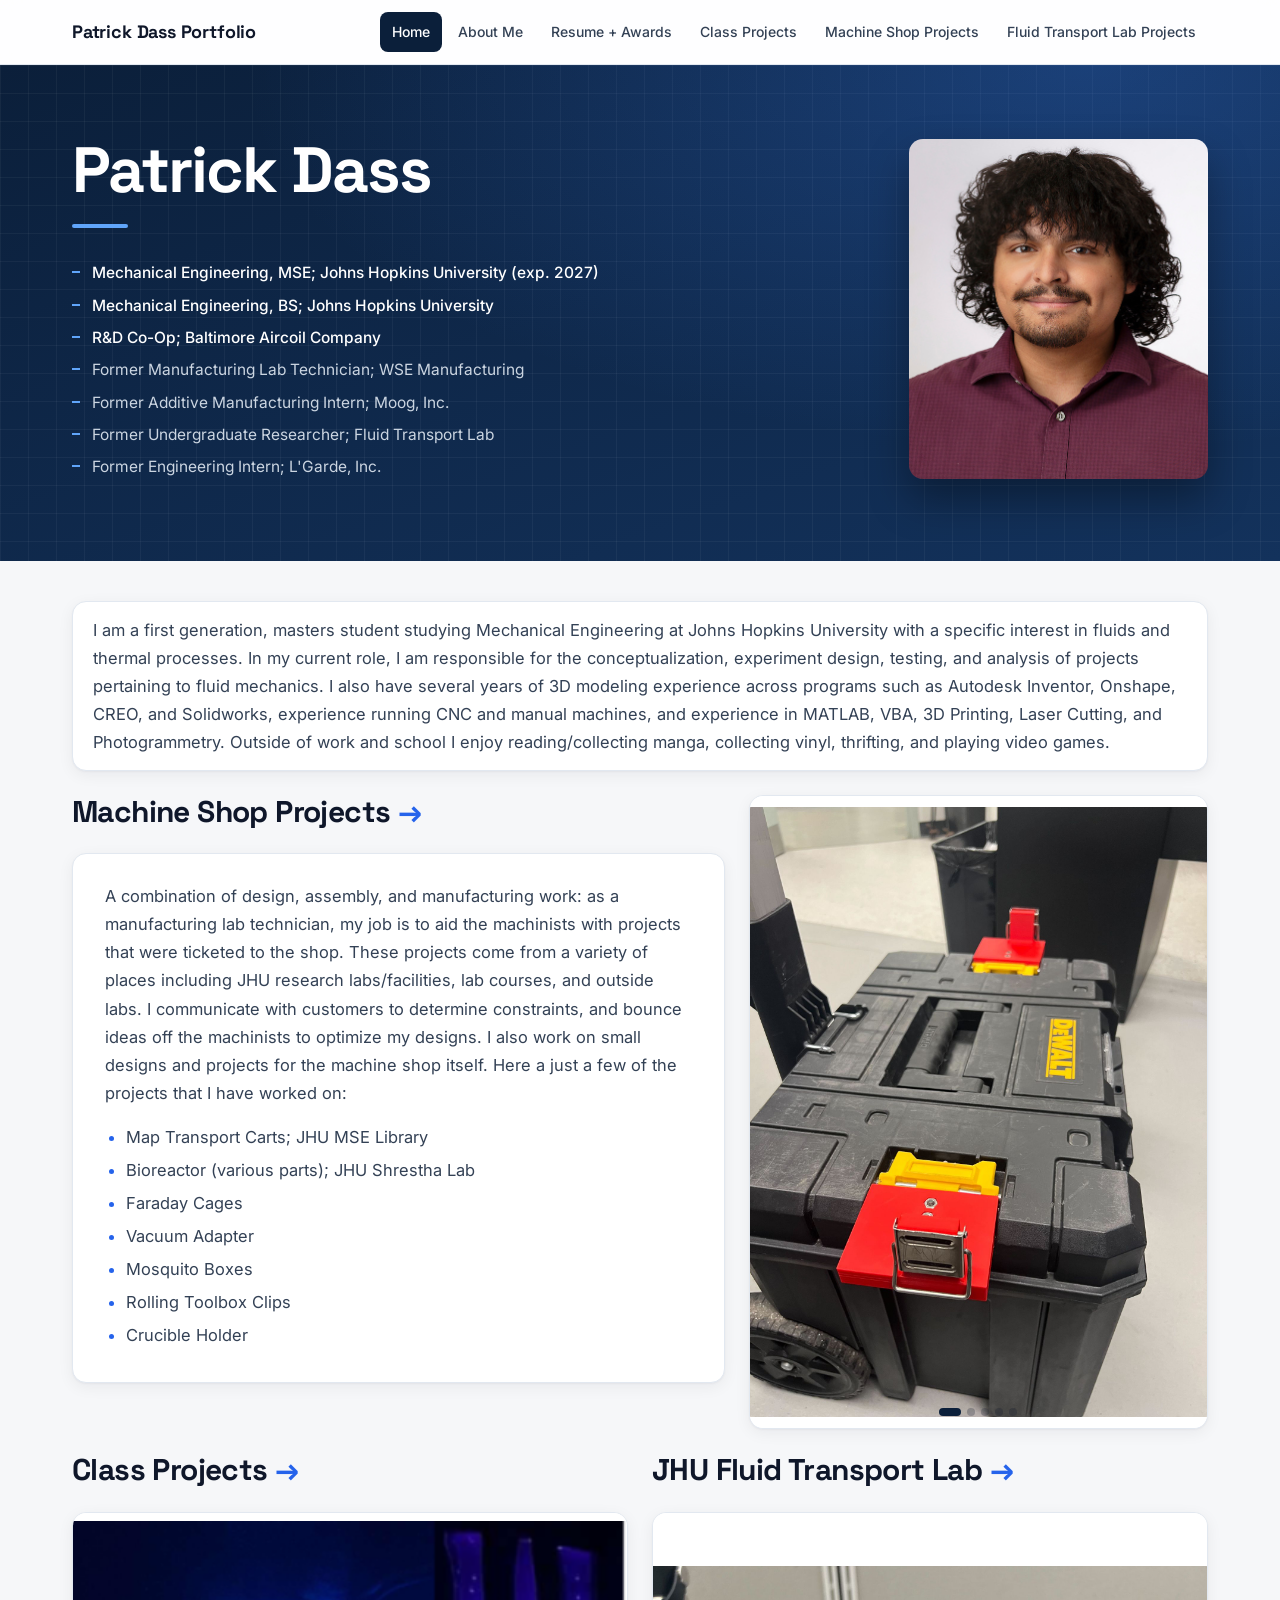
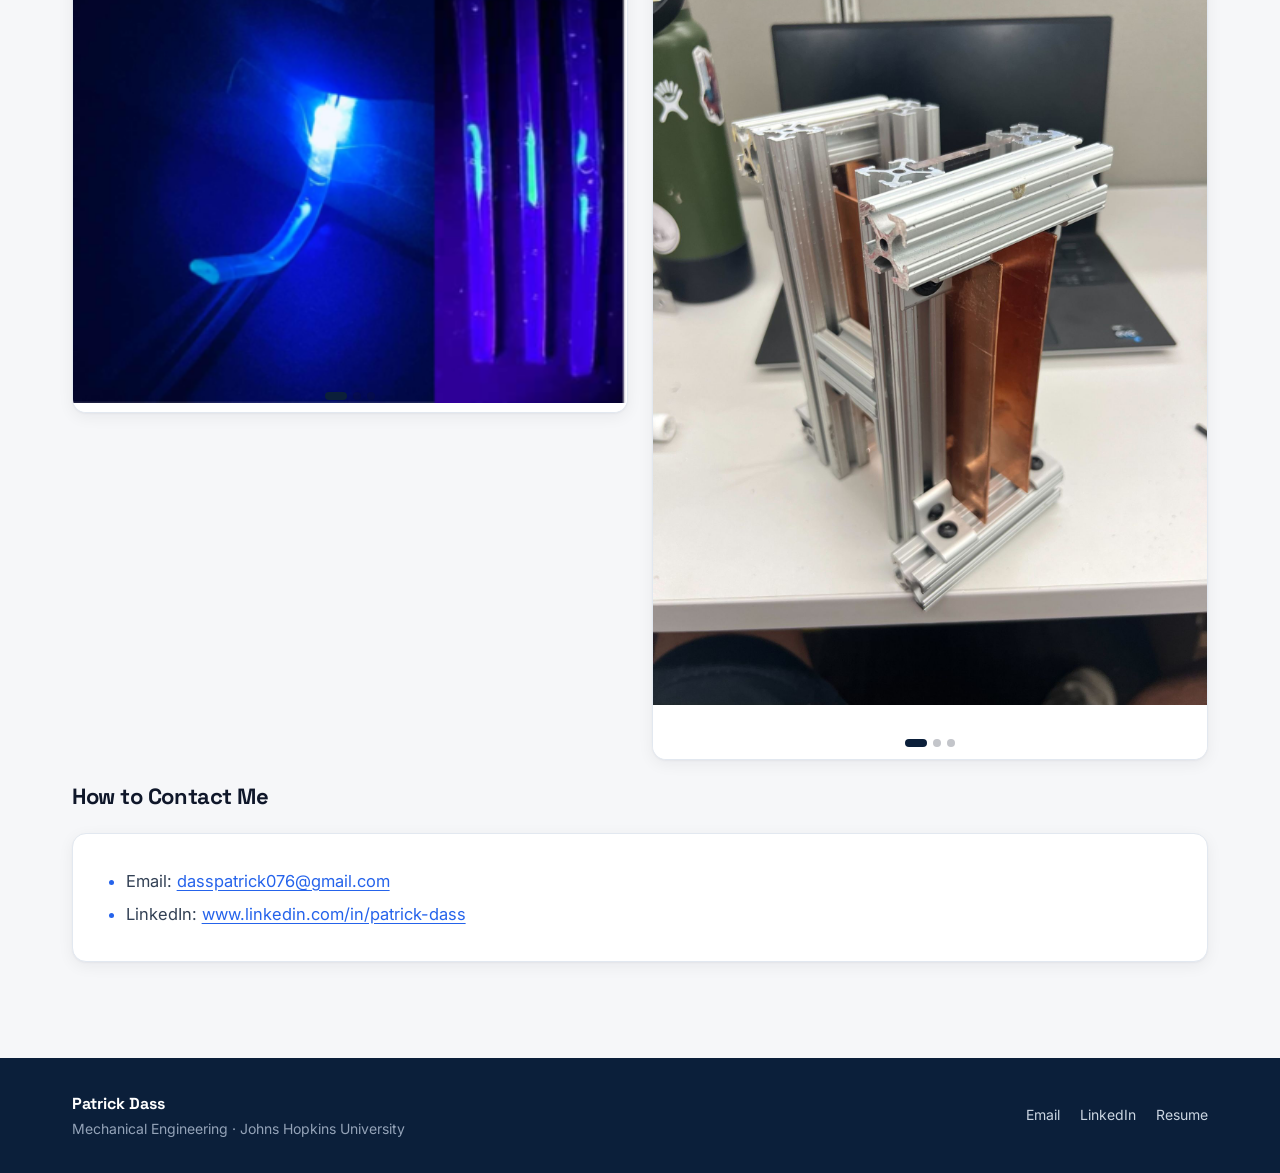
<file: index.html>
<!doctype html>
<html lang="en">
<head>
<meta charset="utf-8">
<meta name="viewport" content="width=device-width, initial-scale=1">
<meta name="description" content="Mechanical engineering portfolio of Patrick Dass, Johns Hopkins University.">
<title>Patrick Dass Portfolio</title>
<link rel="preconnect" href="https://fonts.googleapis.com">
<link href="https://fonts.googleapis.com/css2?family=Inter:wght@400;500;600;700&family=Space+Grotesk:wght@500;700&display=swap" rel="stylesheet">
<link rel="stylesheet" href="styles.css">
</head>
<body>
<nav class="topnav"><div class="navwrap"><a class="brand" href="index.html">Patrick Dass Portfolio</a><button class="menu-btn" aria-label="Open menu" aria-expanded="false">&#9776;</button><ul><li><a href="index.html" aria-current="page">Home</a></li><li><a href="about-me.html">About Me</a></li><li><a href="resume-awards.html">Resume + Awards</a></li><li><a href="class-projects.html">Class Projects</a></li><li><a href="machine-shop-projects.html">Machine Shop Projects</a></li><li><a href="fluid-transport-lab-projects.html">Fluid Transport Lab Projects</a></li></ul></div></nav>
<header class="hero"><div class="wrap grid">
<div class="col" style="--c:1 / span 8">
<div class="tile">
<h1 class="al-center">Patrick Dass</h1>
</div>
<div class="tile">
<ul><li>Mechanical Engineering, MSE; Johns Hopkins University (exp. 2027)</li><li>Mechanical Engineering, BS; Johns Hopkins University</li><li>R&amp;D Co-Op; Baltimore Aircoil Company</li><li>Former Manufacturing Lab Technician; WSE Manufacturing</li><li>Former Additive Manufacturing Intern; Moog, Inc.</li><li>Former Undergraduate Researcher; Fluid Transport Lab</li><li>Former Engineering Intern; L'Garde, Inc.</li></ul>
</div>
</div>
<div class="col" style="--c:9 / span 4">
<div class="tile">
<figure><img src="images/home-01.png" alt="Patrick Dass"></figure>
</div>
</div>
</div></header>
<main>
<section class="wrap grid">
<div class="col" style="--c:1 / span 12">
<div class="tile card">
<p>I am a first generation, masters student studying Mechanical Engineering at Johns Hopkins University with a specific interest in fluids and thermal processes. In my current role, I am responsible for the conceptualization, experiment design, testing, and analysis of projects pertaining to fluid mechanics. I also have several years of 3D modeling experience across programs such as Autodesk Inventor, Onshape, CREO, and Solidworks, experience running CNC and manual machines, and experience in MATLAB, VBA, 3D Printing, Laser Cutting, and Photogrammetry. Outside of work and school I enjoy reading/collecting manga, collecting vinyl, thrifting, and playing video games.</p>
</div>
</div>
</section>
<section class="wrap grid">
<div class="col" style="--c:1 / span 7">
<div class="tile card">
<h3><a href="machine-shop-projects.html">Machine Shop Projects</a></h3>
</div>
<div class="tile card">
<p>A combination of design, assembly, and manufacturing work: as a manufacturing lab technician, my job is to aid the machinists with projects that were ticketed to the shop. These projects come from a variety of places including JHU research labs/facilities, lab courses, and outside labs. I communicate with customers to determine constraints, and bounce ideas off the machinists to optimize my designs. I also work on small designs and projects for the machine shop itself. Here a just a few of the projects that I have worked on:</p>
<ul><li>Map Transport Carts; JHU MSE Library</li><li>Bioreactor (various parts); JHU Shrestha Lab</li><li>Faraday Cages</li><li>Vacuum Adapter</li><li>Mosquito Boxes</li><li>Rolling Toolbox Clips</li><li>Crucible Holder</li></ul>
</div>
</div>
<div class="col" style="--c:8 / span 5">
<div class="tile card">
<div class="carousel" style="aspect-ratio:0.723292 / 1"><figure class="slide active"><img src="images/home-02.jpg" alt="Machine shop project photo 1" loading="lazy"></figure><figure class="slide"><img src="images/home-03.jpg" alt="Machine shop project photo 2" loading="lazy"></figure><figure class="slide"><img src="images/home-04.jpg" alt="Machine shop project photo 3" loading="lazy"></figure><figure class="slide"><img src="images/home-05.jpg" alt="Machine shop project photo 4" loading="lazy"></figure><figure class="slide"><img src="images/home-06.jpg" alt="Machine shop project photo 5" loading="lazy"></figure></div>
</div>
</div>
</section>
<section class="wrap grid">
<div class="col" style="--c:1 / span 6">
<div class="tile card">
<h3><a href="class-projects.html">Class Projects</a></h3>
</div>
<div class="tile card">
<div class="carousel" style="aspect-ratio:1.10958 / 1"><figure class="slide active"><img src="images/home-07.png" alt="Class project photo 1" loading="lazy"></figure><figure class="slide"><img src="images/home-08.png" alt="Class project photo 2" loading="lazy"></figure><figure class="slide"><img src="images/home-09.jpg" alt="Class project photo 3" loading="lazy"></figure></div>
</div>
</div>
<div class="col" style="--c:7 / span 6">
<div class="tile card">
<h3><a href="fluid-transport-lab-projects.html">JHU Fluid Transport Lab</a></h3>
</div>
<div class="tile card">
<div class="carousel" style="aspect-ratio:0.654902 / 1"><figure class="slide active"><img src="images/home-10.jpg" alt="Fluid Transport Lab photo 1" loading="lazy"></figure><figure class="slide"><img src="images/home-11.jpg" alt="Fluid Transport Lab photo 2" loading="lazy"></figure><figure class="slide"><img src="images/home-12.jpg" alt="Fluid Transport Lab photo 3" loading="lazy"></figure></div>
</div>
</div>
</section>
<section class="wrap grid">
<div class="col" style="--c:1 / span 12">
<div class="tile card">
<h4>How to Contact Me</h4>
</div>
<div class="tile card">
<ul><li>Email: <a href="mailto:dasspatrick076@gmail.com">dasspatrick076@gmail.com</a></li><li>LinkedIn: <a href="https://www.linkedin.com/in/patrick-dass" target="_blank" rel="noopener">www.linkedin.com/in/patrick-dass</a></li></ul>
</div>
</div>
</section>
</main>
<footer class="site-footer"><div class="wrap"><div><strong>Patrick Dass</strong><br>Mechanical Engineering &middot; Johns Hopkins University</div><nav aria-label="Contact"><a href="mailto:dasspatrick076@gmail.com">Email</a><a href="https://www.linkedin.com/in/patrick-dass" target="_blank" rel="noopener">LinkedIn</a><a href="resume-awards.html">Resume</a></nav></div></footer>
<script src="script.js"></script>
</body>
</html>
</file>
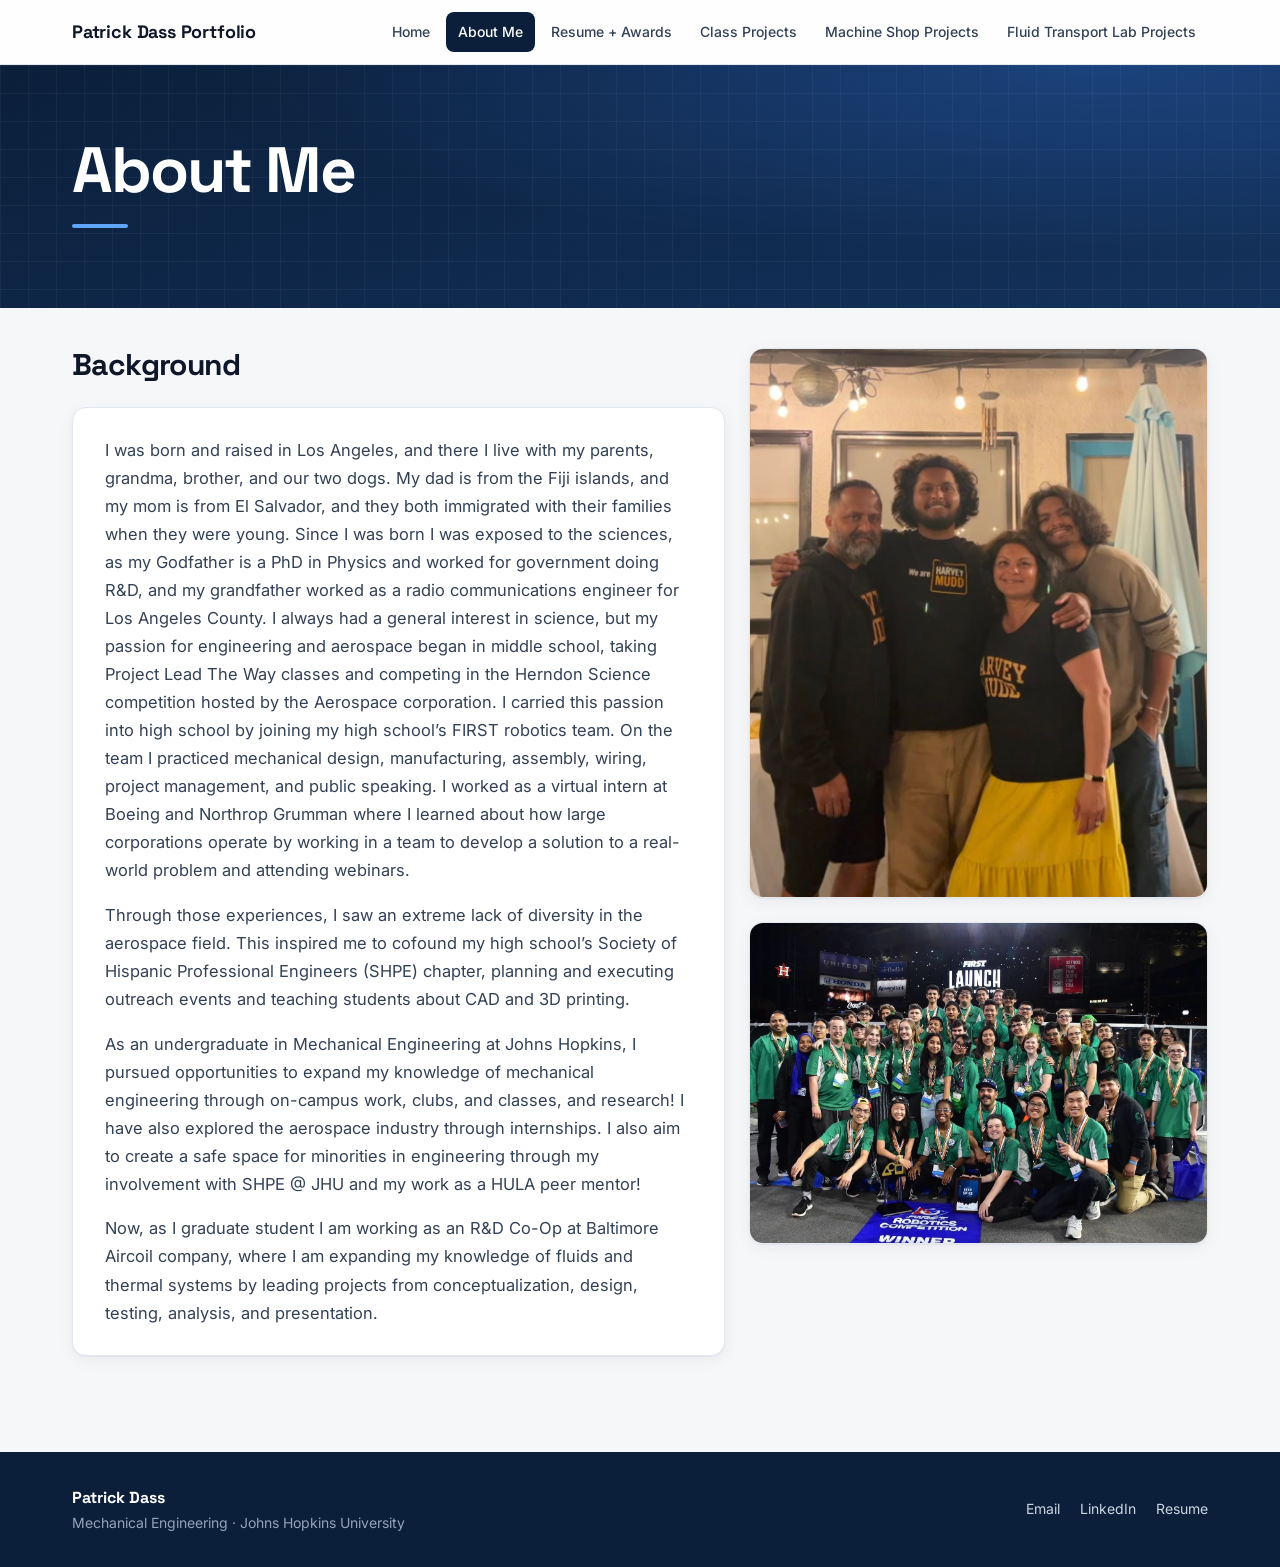
<file: about-me.html>
<!doctype html>
<html lang="en">
<head>
<meta charset="utf-8">
<meta name="viewport" content="width=device-width, initial-scale=1">
<meta name="description" content="Mechanical engineering portfolio of Patrick Dass, Johns Hopkins University.">
<title>Patrick Dass Portfolio - About Me</title>
<link rel="preconnect" href="https://fonts.googleapis.com">
<link href="https://fonts.googleapis.com/css2?family=Inter:wght@400;500;600;700&family=Space+Grotesk:wght@500;700&display=swap" rel="stylesheet">
<link rel="stylesheet" href="styles.css">
</head>
<body>
<nav class="topnav"><div class="navwrap"><a class="brand" href="index.html">Patrick Dass Portfolio</a><button class="menu-btn" aria-label="Open menu" aria-expanded="false">&#9776;</button><ul><li><a href="index.html">Home</a></li><li><a href="about-me.html" aria-current="page">About Me</a></li><li><a href="resume-awards.html">Resume + Awards</a></li><li><a href="class-projects.html">Class Projects</a></li><li><a href="machine-shop-projects.html">Machine Shop Projects</a></li><li><a href="fluid-transport-lab-projects.html">Fluid Transport Lab Projects</a></li></ul></div></nav>
<header class="hero"><div class="wrap grid">
<div class="col" style="--c:3 / span 8">
<div class="tile">
<h1 class="al-center">About Me</h1>
</div>
</div>
</div></header>
<main>
<section class="wrap grid">
<div class="col" style="--c:1 / span 7">
<div class="tile card">
<h3>Background</h3>
</div>
<div class="tile card">
<p>I was born and raised in Los Angeles, and there I live with my parents, grandma, brother, and our two dogs. My dad is from the Fiji islands, and my mom is from El Salvador, and they both immigrated with their families when they were young. Since I was born I was exposed to the sciences, as my Godfather is a PhD in Physics and worked for government doing R&amp;D, and my grandfather worked as a radio communications engineer for Los Angeles County. I always had a general interest in science, but my passion for engineering and aerospace began in middle school, taking Project Lead The Way classes and competing in the Herndon Science competition hosted by the Aerospace corporation. I carried this passion into high school by joining my high school’s FIRST robotics team. On the team I practiced mechanical design, manufacturing, assembly, wiring, project management, and public speaking. I worked as a virtual intern at Boeing and Northrop Grumman where I learned about how large corporations operate by working in a team to develop a solution to a real-world problem and attending webinars.</p>
<p>Through those experiences, I saw an extreme lack of diversity in the aerospace field. This inspired me to cofound my high school’s Society of Hispanic Professional Engineers (SHPE) chapter, planning and executing outreach events and teaching students about CAD and 3D printing.</p>
<p>As an undergraduate in Mechanical Engineering at Johns Hopkins, I pursued opportunities to expand my knowledge of mechanical engineering through on-campus work, clubs, and classes, and research! I have also explored the aerospace industry through internships. I also aim to create a safe space for minorities in engineering through my involvement with SHPE @ JHU and my work as a HULA peer mentor!</p>
<p>Now, as I graduate student I am working as an R&amp;D Co-Op at Baltimore Aircoil company, where I am expanding my knowledge of fluids and thermal systems by leading projects from conceptualization, design, testing, analysis, and presentation.</p>
</div>
</div>
<div class="col" style="--c:8 / span 5">
<div class="tile card">
<figure><img src="images/about-me-01.jpg" alt="Photo of Patrick Dass" loading="lazy"></figure>
</div>
<div class="tile card">
<figure><img src="images/about-me-02.jpg" alt="Photo of Patrick Dass" loading="lazy"></figure>
</div>
</div>
</section>
</main>
<footer class="site-footer"><div class="wrap"><div><strong>Patrick Dass</strong><br>Mechanical Engineering &middot; Johns Hopkins University</div><nav aria-label="Contact"><a href="mailto:dasspatrick076@gmail.com">Email</a><a href="https://www.linkedin.com/in/patrick-dass" target="_blank" rel="noopener">LinkedIn</a><a href="resume-awards.html">Resume</a></nav></div></footer>
<script src="script.js"></script>
</body>
</html>
</file>
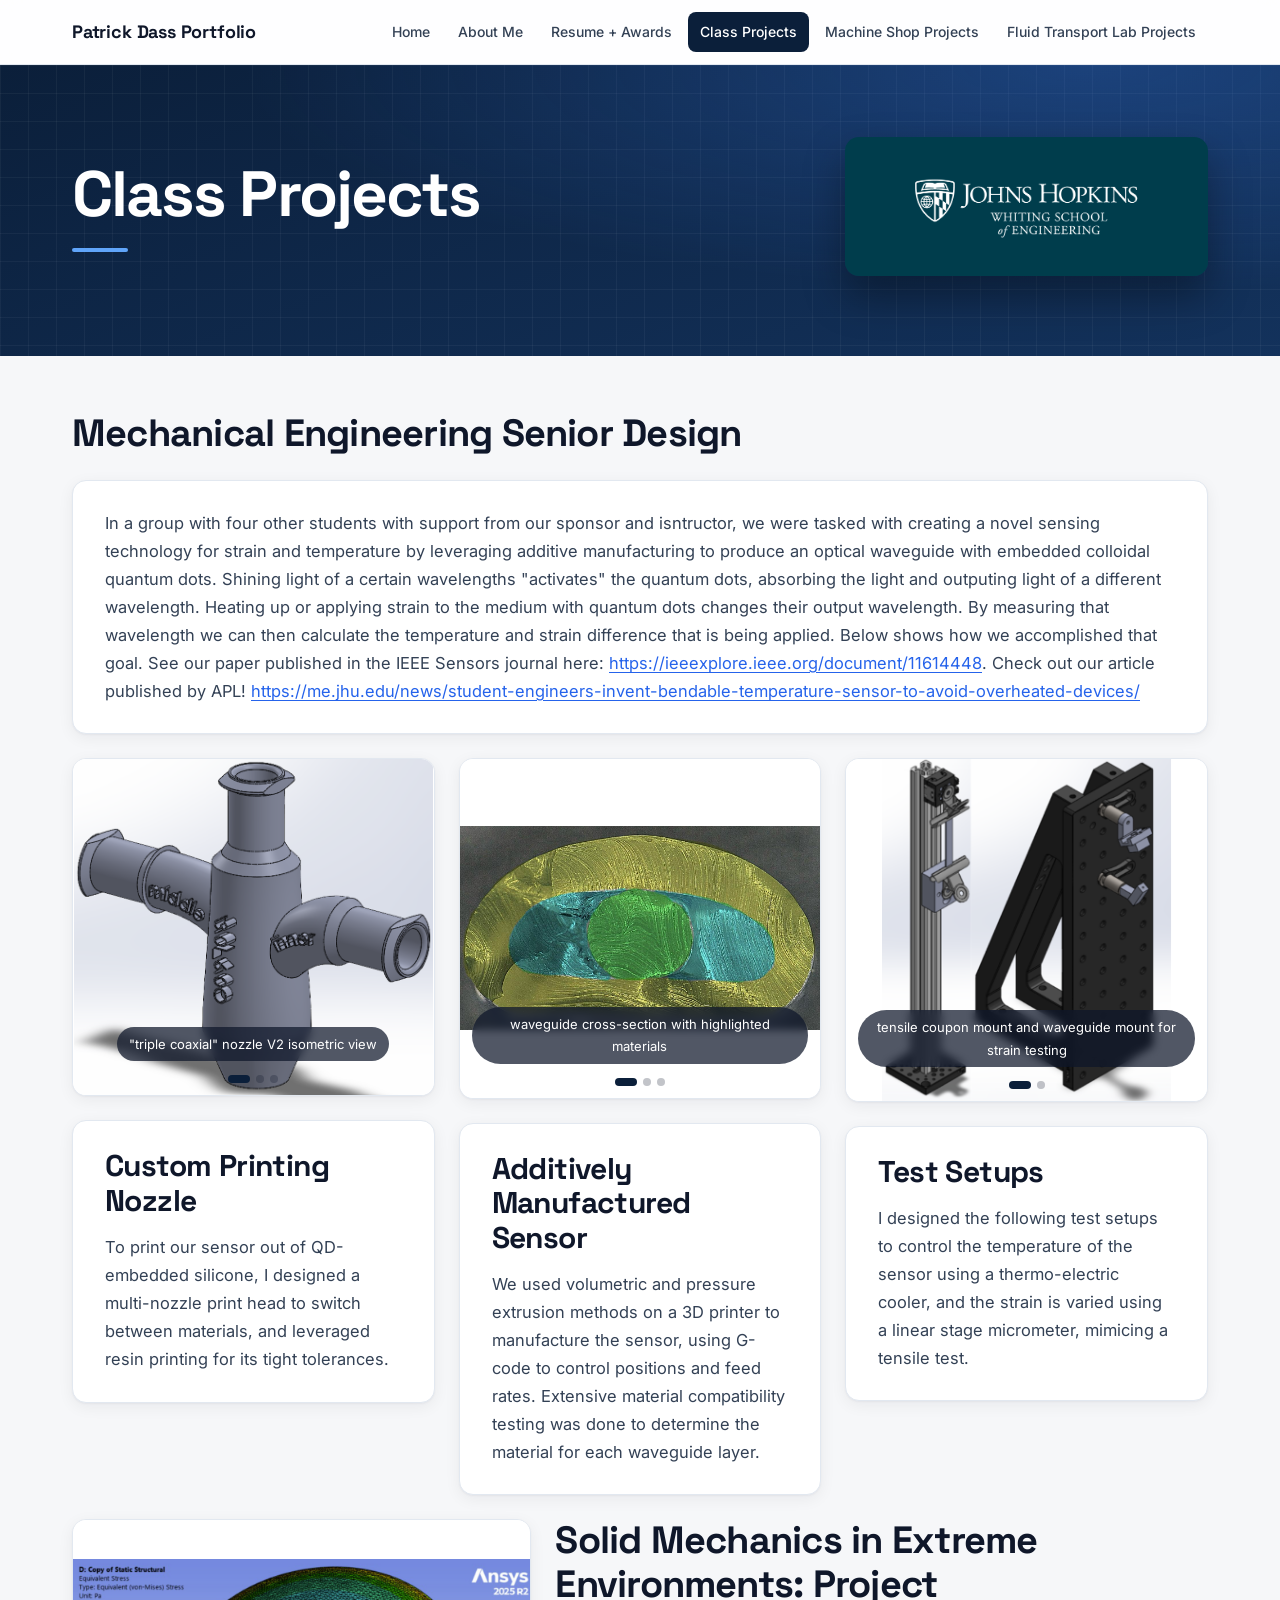
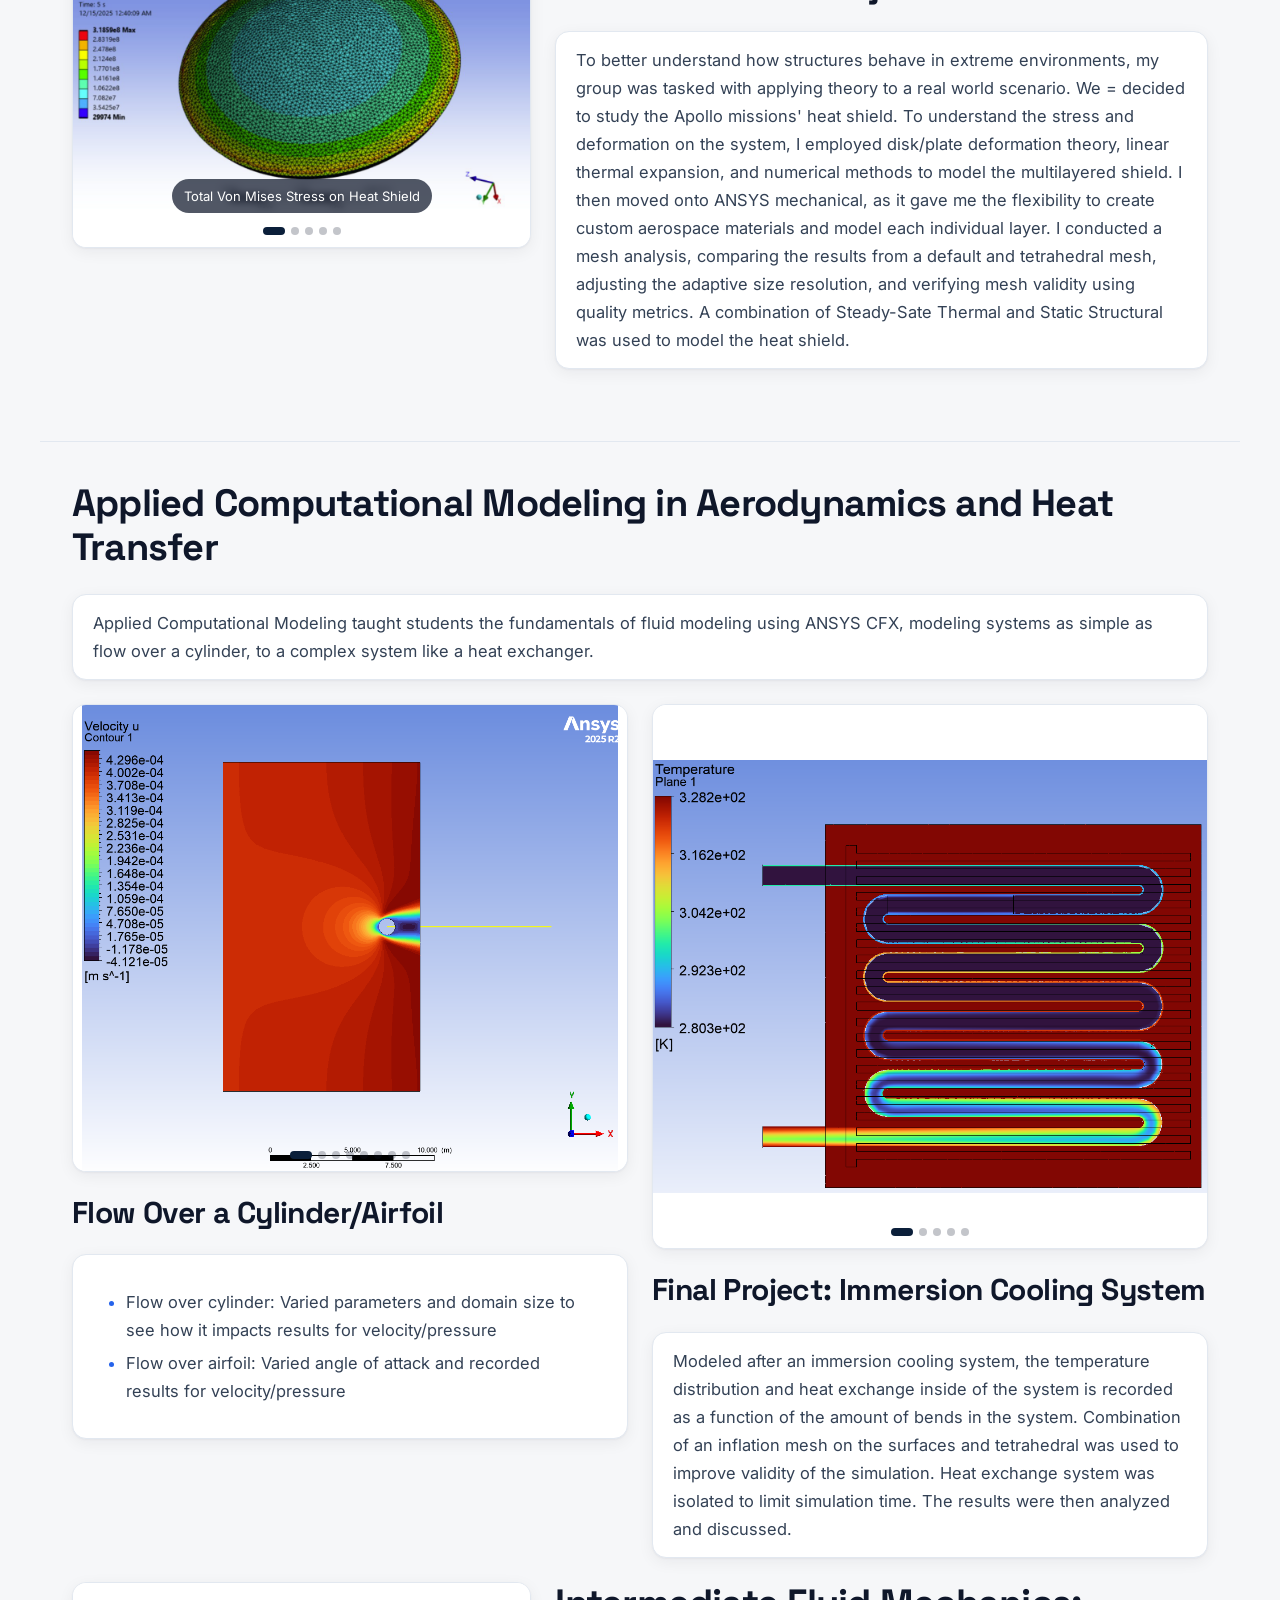
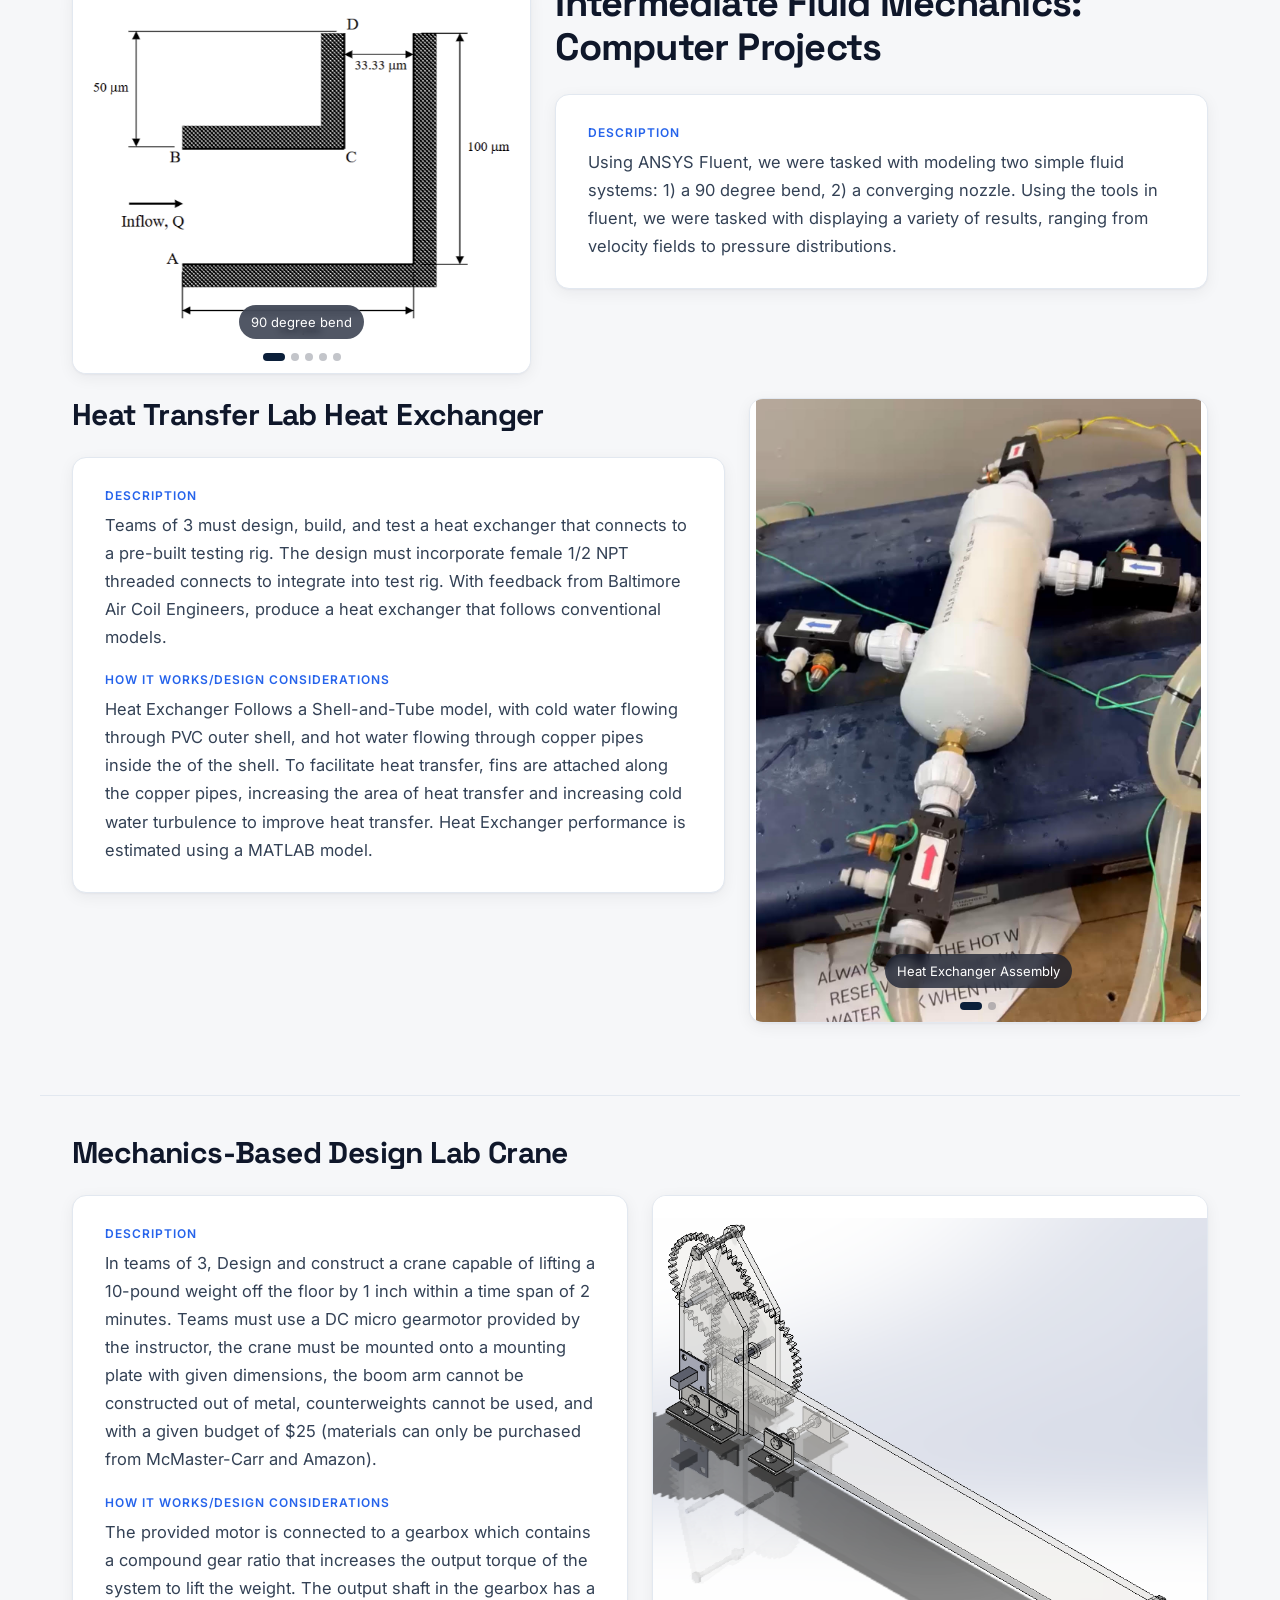
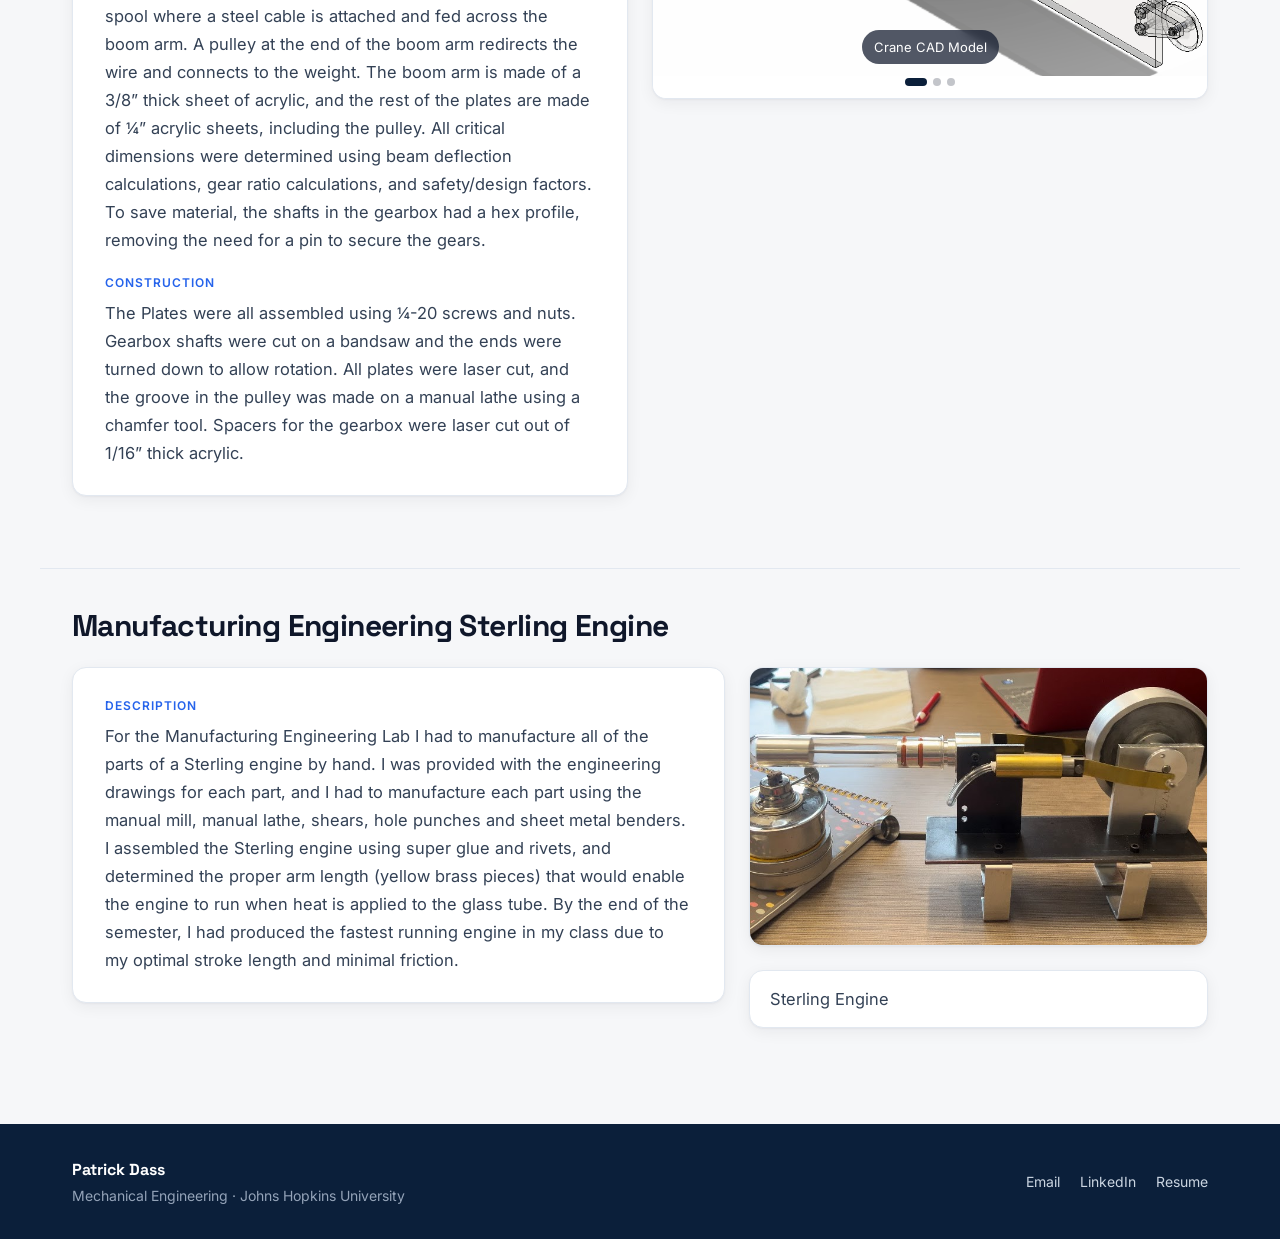
<file: class-projects.html>
<!doctype html>
<html lang="en">
<head>
<meta charset="utf-8">
<meta name="viewport" content="width=device-width, initial-scale=1">
<meta name="description" content="Mechanical engineering portfolio of Patrick Dass, Johns Hopkins University.">
<title>Patrick Dass Portfolio - Class Projects</title>
<link rel="preconnect" href="https://fonts.googleapis.com">
<link href="https://fonts.googleapis.com/css2?family=Inter:wght@400;500;600;700&family=Space+Grotesk:wght@500;700&display=swap" rel="stylesheet">
<link rel="stylesheet" href="styles.css">
</head>
<body>
<nav class="topnav"><div class="navwrap"><a class="brand" href="index.html">Patrick Dass Portfolio</a><button class="menu-btn" aria-label="Open menu" aria-expanded="false">&#9776;</button><ul><li><a href="index.html">Home</a></li><li><a href="about-me.html">About Me</a></li><li><a href="resume-awards.html">Resume + Awards</a></li><li><a href="class-projects.html" aria-current="page">Class Projects</a></li><li><a href="machine-shop-projects.html">Machine Shop Projects</a></li><li><a href="fluid-transport-lab-projects.html">Fluid Transport Lab Projects</a></li></ul></div></nav>
<header class="hero"><div class="wrap grid">
<div class="col" style="--c:1 / span 8">
<div class="tile">
<h1 class="al-center">Class Projects</h1>
</div>
</div>
<div class="col" style="--c:9 / span 4">
<div class="tile">
<figure><img src="images/class-projects-01.png" alt="Johns Hopkins Whiting School of Engineering logo"></figure>
</div>
</div>
</div></header>
<main>
<section class="wrap grid">
<div class="col" style="--c:1 / span 12">
<div class="tile card">
<h2>Mechanical Engineering Senior Design</h2>
</div>
</div>
</section>
<section class="wrap grid">
<div class="col" style="--c:1 / span 12">
<div class="tile card">
<p>In a group with four other students with support from our sponsor and isntructor, we were tasked with creating a novel sensing technology for strain and temperature by leveraging additive manufacturing to produce an optical waveguide with embedded colloidal quantum dots. Shining light of a certain wavelengths "activates" the quantum dots, absorbing the light and outputing light of a different wavelength. Heating up or applying strain to the medium with quantum dots changes their output wavelength. By measuring that wavelength we can then calculate the temperature and strain difference that is being applied. Below shows how we accomplished that goal. See our paper published in the IEEE Sensors journal here: <a href="https://ieeexplore.ieee.org/document/11614448" target="_blank" rel="noopener">https://ieeexplore.ieee.org/document/11614448</a>. Check out our article published by APL! <a href="https://me.jhu.edu/news/student-engineers-invent-bendable-temperature-sensor-to-avoid-overheated-devices/" target="_blank" rel="noopener">https://me.jhu.edu/news/student-engineers-invent-bendable-temperature-sensor-to-avoid-overheated-devices/</a></p>
</div>
</div>
</section>
<section class="wrap grid">
<div class="col" style="--c:1 / span 4">
<div class="tile card">
<div class="carousel" style="aspect-ratio:1.07261 / 1"><figure class="slide active"><img src="images/class-projects-02.png" alt="&quot;triple coaxial&quot; nozzle V2 isometric view" loading="lazy"><figcaption>&quot;triple coaxial&quot; nozzle V2 isometric view</figcaption></figure><figure class="slide"><img src="images/class-projects-03.png" alt="&quot;triple coaxial&quot; nozzle V2" loading="lazy"><figcaption>&quot;triple coaxial&quot; nozzle V2</figcaption></figure><figure class="slide"><img src="images/class-projects-04.png" alt="&quot;triple coaxial&quot; nozzle V1" loading="lazy"><figcaption>&quot;triple coaxial&quot; nozzle V1</figcaption></figure></div>
</div>
<div class="tile card">
<h3 class="al-center">Custom Printing Nozzle</h3>
<p class="al-center">To print our sensor out of QD-embedded silicone, I designed a multi-nozzle print head to switch between materials, and leveraged resin printing for its tight tolerances.</p>
</div>
</div>
<div class="col" style="--c:5 / span 4">
<div class="tile card">
<div class="carousel" style="aspect-ratio:1.06557 / 1"><figure class="slide active"><img src="images/class-projects-05.png" alt="waveguide cross-section with highlighted materials" loading="lazy"><figcaption>waveguide cross-section with highlighted materials</figcaption></figure><figure class="slide"><img src="images/class-projects-06.png" alt="final optical waveguide prints" loading="lazy"><figcaption>final optical waveguide prints</figcaption></figure><figure class="slide"><img src="images/class-projects-07.png" alt="&quot;triple coaxial&quot; nozzle print tests" loading="lazy"><figcaption>&quot;triple coaxial&quot; nozzle print tests</figcaption></figure></div>
</div>
<div class="tile card">
<h3 class="al-center">Additively Manufactured Sensor</h3>
<p class="al-center">We used volumetric and pressure extrusion methods on a 3D printer to manufacture the sensor, using G-code to control positions and feed rates. Extensive material compatibility testing was done to determine the material for each waveguide layer.</p>
</div>
</div>
<div class="col" style="--c:9 / span 4">
<div class="tile card">
<div class="carousel" style="aspect-ratio:1.05569 / 1"><figure class="slide active"><img src="images/class-projects-08.png" alt="tensile coupon mount and waveguide mount for strain testing" loading="lazy"><figcaption>tensile coupon mount and waveguide mount for strain testing</figcaption></figure><figure class="slide"><img src="images/class-projects-09.png" alt="temperature test setup" loading="lazy"><figcaption>temperature test setup</figcaption></figure></div>
</div>
<div class="tile card">
<h3 class="al-center">Test Setups</h3>
<p class="al-center">I designed the following test setups to control the temperature of the sensor using a thermo-electric cooler, and the strain is varied using a linear stage micrometer, mimicing a tensile test.</p>
</div>
</div>
</section>
<section class="wrap grid">
<div class="col" style="--c:1 / span 5">
<div class="tile card">
<div class="carousel" style="aspect-ratio:1.39894 / 1"><figure class="slide active"><img src="images/class-projects-10.png" alt="Total Von Mises Stress on Heat Shield" loading="lazy"><figcaption>Total Von Mises Stress on Heat Shield</figcaption></figure><figure class="slide"><img src="images/class-projects-11.png" alt="Heat Shield Deformation" loading="lazy"><figcaption>Heat Shield Deformation</figcaption></figure><figure class="slide"><img src="images/class-projects-12.png" alt="Temperature Gradient Between Layers" loading="lazy"><figcaption>Temperature Gradient Between Layers</figcaption></figure><figure class="slide"><img src="images/class-projects-13.png" alt="Tetrahedral Mesh Results" loading="lazy"><figcaption>Tetrahedral Mesh Results</figcaption></figure><figure class="slide"><img src="images/class-projects-14.png" alt="Default Mesh Results" loading="lazy"><figcaption>Default Mesh Results</figcaption></figure></div>
</div>
</div>
<div class="col" style="--c:6 / span 7">
<div class="tile card">
<h2>Solid Mechanics in Extreme Environments: Project</h2>
</div>
<div class="tile card">
<p>To better understand how structures behave in extreme environments, my group was tasked with applying theory to a real world scenario. We = decided to study the Apollo missions' heat shield. To understand the stress and deformation on the system, I employed disk/plate deformation theory, linear thermal expansion, and numerical methods to model the multilayered shield. I then moved onto ANSYS mechanical, as it gave me the flexibility to create custom aerospace materials and model each individual layer. I conducted a mesh analysis, comparing the results from a default and tetrahedral mesh, adjusting the adaptive size resolution, and verifying mesh validity using quality metrics. A combination of Steady-Sate Thermal and Static Structural was used to model the heat shield.</p>
</div>
</div>
</section>
<section class="wrap grid">
<div class="col" style="--c:1 / span 12">
<div class="tile card">
<h2>Applied Computational Modeling in Aerodynamics and Heat Transfer</h2>
</div>
</div>
</section>
<section class="wrap grid">
<div class="col" style="--c:1 / span 12">
<div class="tile card">
<p>Applied Computational Modeling taught students the fundamentals of fluid modeling using ANSYS CFX, modeling systems as simple as flow over a cylinder, to a complex system like a heat exchanger.</p>
</div>
</div>
</section>
<section class="wrap grid">
<div class="col" style="--c:1 / span 6">
<div class="tile card">
<div class="carousel" style="aspect-ratio:1.18882 / 1"><figure class="slide active"><img src="images/class-projects-15.png" alt="Flow over a cylinder or airfoil simulation result 1" loading="lazy"></figure><figure class="slide"><img src="images/class-projects-16.png" alt="Flow simulation result 2" loading="lazy"></figure><figure class="slide"><img src="images/class-projects-17.png" alt="Flow simulation result 3" loading="lazy"></figure><figure class="slide"><img src="images/class-projects-18.png" alt="Flow simulation result 4" loading="lazy"></figure><figure class="slide"><img src="images/class-projects-19.png" alt="Flow simulation result 5" loading="lazy"></figure><figure class="slide"><img src="images/class-projects-20.png" alt="Flow simulation result 6" loading="lazy"></figure><figure class="slide"><img src="images/class-projects-21.png" alt="Flow simulation result 7" loading="lazy"></figure><figure class="slide"><img src="images/class-projects-22.png" alt="Flow simulation result 8" loading="lazy"></figure></div>
</div>
<div class="tile card">
<h3 class="al-center">Flow Over a Cylinder/Airfoil</h3>
</div>
<div class="tile card">
<ul><li>Flow over cylinder: Varied parameters and domain size to see how it impacts results for velocity/pressure</li><li>Flow over airfoil: Varied angle of attack and recorded results for velocity/pressure</li></ul>
</div>
</div>
<div class="col" style="--c:7 / span 6">
<div class="tile card">
<div class="carousel" style="aspect-ratio:1.01886 / 1"><figure class="slide active"><img src="images/class-projects-23.png" alt="Immersion cooling simulation result 1" loading="lazy"></figure><figure class="slide"><img src="images/class-projects-24.png" alt="Immersion cooling simulation result 2" loading="lazy"></figure><figure class="slide"><img src="images/class-projects-25.png" alt="Immersion cooling simulation result 3" loading="lazy"></figure><figure class="slide"><img src="images/class-projects-26.png" alt="Immersion cooling simulation result 4" loading="lazy"></figure><figure class="slide"><img src="images/class-projects-27.png" alt="Immersion cooling simulation result 5" loading="lazy"></figure></div>
</div>
<div class="tile card">
<h3 class="al-center">Final Project: Immersion Cooling System</h3>
</div>
<div class="tile card">
<p class="al-center">Modeled after an immersion cooling system, the temperature distribution and heat exchange inside of the system is recorded as a function of the amount of bends in the system. Combination of an inflation mesh on the surfaces and tetrahedral was used to improve validity of the simulation. Heat exchange system was isolated to limit simulation time. The results were then analyzed and discussed.</p>
</div>
</div>
</section>
<section class="wrap grid">
<div class="col" style="--c:1 / span 5">
<div class="tile card">
<div class="carousel" style="aspect-ratio:1.1733 / 1"><figure class="slide active"><img src="images/class-projects-28.png" alt="90 degree bend" loading="lazy"><figcaption>90 degree bend</figcaption></figure><figure class="slide"><img src="images/class-projects-29.png" alt="velocity profile gradient (1)" loading="lazy"><figcaption>velocity profile gradient (1)</figcaption></figure><figure class="slide"><img src="images/class-projects-30.png" alt="Velocity profile gradient (2)" loading="lazy"><figcaption>Velocity profile gradient (2)</figcaption></figure><figure class="slide"><img src="images/class-projects-31.png" alt="Nozzle Pressure Gradient" loading="lazy"><figcaption>Nozzle Pressure Gradient</figcaption></figure><figure class="slide"><img src="images/class-projects-32.png" alt="Nozzle stream function" loading="lazy"><figcaption>Nozzle stream function</figcaption></figure></div>
</div>
</div>
<div class="col" style="--c:6 / span 7">
<div class="tile card">
<h2>Intermediate Fluid Mechanics: Computer Projects</h2>
</div>
<div class="tile card">
<p class="label">Description</p>
<p>Using ANSYS Fluent, we were tasked with modeling two simple fluid systems: 1) a 90 degree bend, 2) a converging nozzle. Using the tools in fluent, we were tasked with displaying a variety of results, ranging from velocity fields to pressure distributions.</p>
</div>
</div>
</section>
<section class="wrap grid">
<div class="col" style="--c:1 / span 7">
<div class="tile card">
<h3>Heat Transfer Lab Heat Exchanger</h3>
</div>
<div class="tile card">
<p class="label">Description</p>
<p>Teams of 3 must design, build, and test a heat exchanger that connects to a pre-built testing rig. The design must incorporate female 1/2 NPT threaded connects to integrate into test rig. With feedback from Baltimore Air Coil Engineers, produce a heat exchanger that follows conventional models.</p>
<p class="label">How it works/Design Considerations</p>
<p>Heat Exchanger Follows a Shell-and-Tube model, with cold water flowing through PVC outer shell, and hot water flowing through copper pipes inside the of the shell. To facilitate heat transfer, fins are attached along the copper pipes, increasing the area of heat transfer and increasing cold water turbulence to improve heat transfer. Heat Exchanger performance is estimated using a MATLAB model.</p>
</div>
</div>
<div class="col" style="--c:8 / span 5">
<div class="tile card">
<div class="carousel" style="aspect-ratio:0.733731 / 1"><figure class="slide active"><img src="images/class-projects-33.jpg" alt="Heat Exchanger Assembly" loading="lazy"><figcaption>Heat Exchanger Assembly</figcaption></figure><figure class="slide"><img src="images/class-projects-34.jpg" alt="Copper Tube Assembly" loading="lazy"><figcaption>Copper Tube Assembly</figcaption></figure></div>
</div>
</div>
</section>
<section class="wrap grid">
<div class="col" style="--c:1 / span 12">
<div class="tile card">
<h3>Mechanics-Based Design Lab Crane</h3>
</div>
</div>
</section>
<section class="wrap grid">
<div class="col" style="--c:1 / span 6">
<div class="tile card">
<p class="label">Description</p>
<p>In teams of 3, Design and construct a crane capable of lifting a 10-pound weight off the floor by 1 inch within a time span of 2 minutes. Teams must use a DC micro gearmotor provided by the instructor, the crane must be mounted onto a mounting plate with given dimensions, the boom arm cannot be constructed out of metal, counterweights cannot be used, and with a given budget of $25 (materials can only be purchased from McMaster-Carr and Amazon).</p>
<p class="label">How it works/Design Considerations</p>
<p>The provided motor is connected to a gearbox which contains a compound gear ratio that increases the output torque of the system to lift the weight. The output shaft in the gearbox has a spool where a steel cable is attached and fed across the boom arm. A pulley at the end of the boom arm redirects the wire and connects to the weight. The boom arm is made of a 3/8” thick sheet of acrylic, and the rest of the plates are made of ¼” acrylic sheets, including the pulley. All critical dimensions were determined using beam deflection calculations, gear ratio calculations, and safety/design factors. To save material, the shafts in the gearbox had a hex profile, removing the need for a pin to secure the gears.</p>
<p class="label">Construction</p>
<p>The Plates were all assembled using ¼-20 screws and nuts. Gearbox shafts were cut on a bandsaw and the ends were turned down to allow rotation. All plates were laser cut, and the groove in the pulley was made on a manual lathe using a chamfer tool. Spacers for the gearbox were laser cut out of 1/16” thick acrylic.</p>
</div>
</div>
<div class="col" style="--c:7 / span 6">
<div class="tile card">
<div class="carousel" style="aspect-ratio:1.10352 / 1"><figure class="slide active"><img src="images/class-projects-35.png" alt="Crane CAD Model" loading="lazy"><figcaption>Crane CAD Model</figcaption></figure><figure class="slide"><img src="images/class-projects-36.jpg" alt="Crane Assembly" loading="lazy"><figcaption>Crane Assembly</figcaption></figure><figure class="slide"><img src="images/class-projects-37.png" alt="Crane Exploded View" loading="lazy"><figcaption>Crane Exploded View</figcaption></figure></div>
</div>
</div>
</section>
<section class="wrap grid">
<div class="col" style="--c:1 / span 12">
<div class="tile card">
<h3>Manufacturing Engineering Sterling Engine</h3>
</div>
</div>
</section>
<section class="wrap grid">
<div class="col" style="--c:1 / span 7">
<div class="tile card">
<p class="label">Description</p>
<p>For the Manufacturing Engineering Lab I had to manufacture all of the parts of a Sterling engine by hand. I was provided with the engineering drawings for each part, and I had to manufacture each part using the manual mill, manual lathe, shears, hole punches and sheet metal benders. I assembled the Sterling engine using super glue and rivets, and determined the proper arm length (yellow brass pieces) that would enable the engine to run when heat is applied to the glass tube. By the end of the semester, I had produced the fastest running engine in my class due to my optimal stroke length and minimal friction.</p>
</div>
</div>
<div class="col" style="--c:8 / span 5">
<div class="tile card">
<figure><img src="images/class-projects-38.jpg" alt="Sterling Engine" loading="lazy"></figure>
</div>
<div class="tile card">
<p>Sterling Engine</p>
</div>
</div>
</section>
</main>
<footer class="site-footer"><div class="wrap"><div><strong>Patrick Dass</strong><br>Mechanical Engineering &middot; Johns Hopkins University</div><nav aria-label="Contact"><a href="mailto:dasspatrick076@gmail.com">Email</a><a href="https://www.linkedin.com/in/patrick-dass" target="_blank" rel="noopener">LinkedIn</a><a href="resume-awards.html">Resume</a></nav></div></footer>
<script src="script.js"></script>
</body>
</html>
</file>
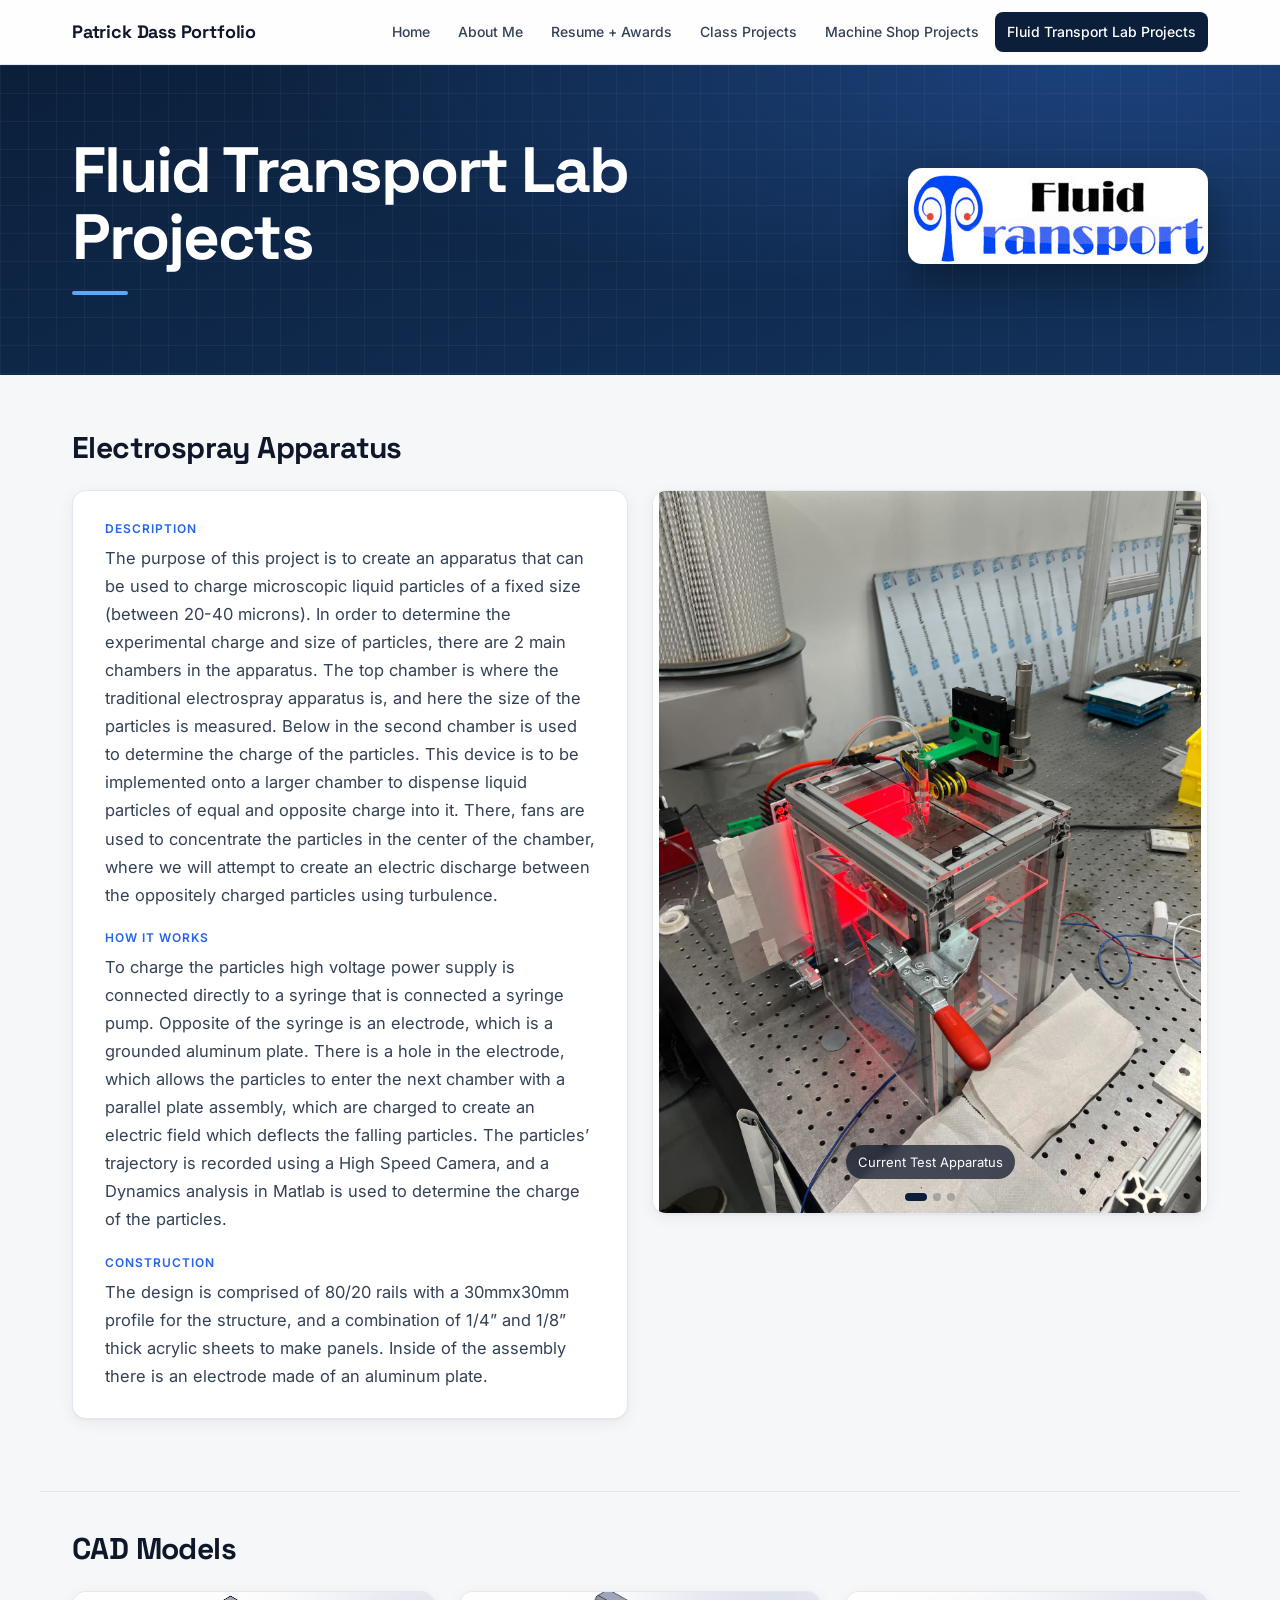
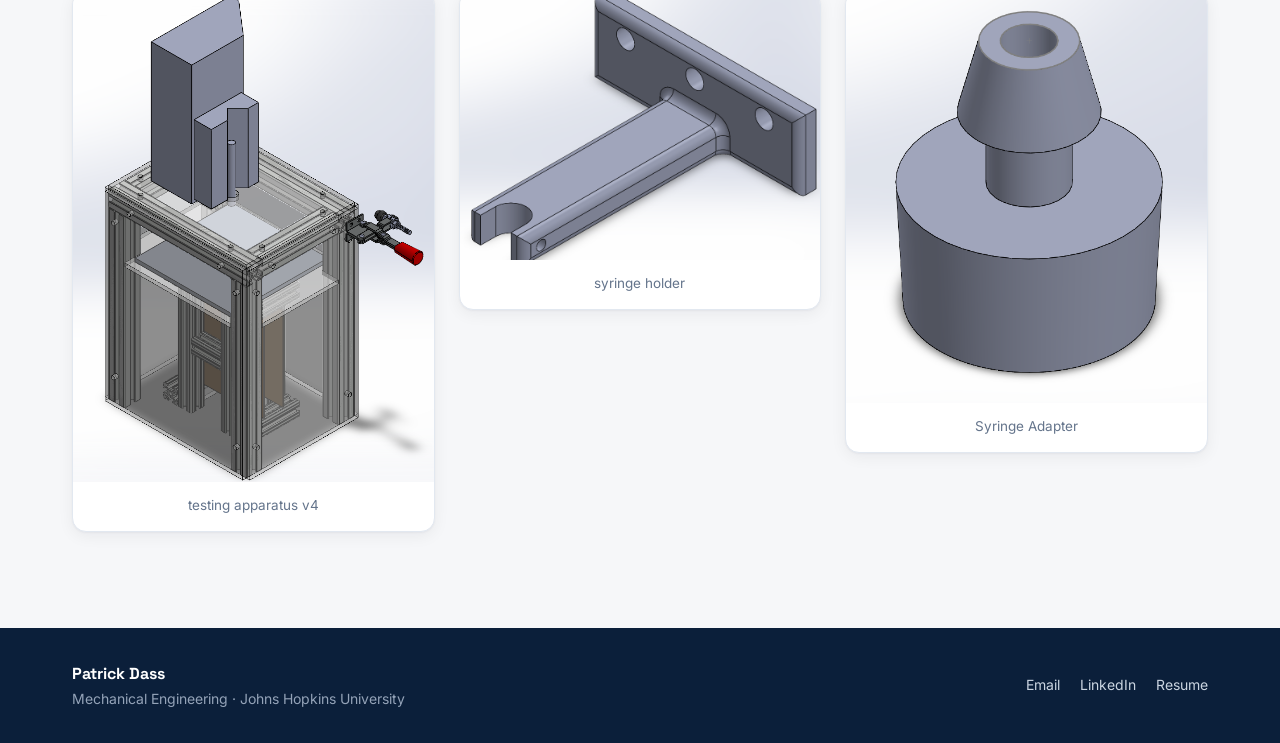
<file: fluid-transport-lab-projects.html>
<!doctype html>
<html lang="en">
<head>
<meta charset="utf-8">
<meta name="viewport" content="width=device-width, initial-scale=1">
<meta name="description" content="Mechanical engineering portfolio of Patrick Dass, Johns Hopkins University.">
<title>Patrick Dass Portfolio - Fluid Transport Lab Projects</title>
<link rel="preconnect" href="https://fonts.googleapis.com">
<link href="https://fonts.googleapis.com/css2?family=Inter:wght@400;500;600;700&family=Space+Grotesk:wght@500;700&display=swap" rel="stylesheet">
<link rel="stylesheet" href="styles.css">
</head>
<body>
<nav class="topnav"><div class="navwrap"><a class="brand" href="index.html">Patrick Dass Portfolio</a><button class="menu-btn" aria-label="Open menu" aria-expanded="false">&#9776;</button><ul><li><a href="index.html">Home</a></li><li><a href="about-me.html">About Me</a></li><li><a href="resume-awards.html">Resume + Awards</a></li><li><a href="class-projects.html">Class Projects</a></li><li><a href="machine-shop-projects.html">Machine Shop Projects</a></li><li><a href="fluid-transport-lab-projects.html" aria-current="page">Fluid Transport Lab Projects</a></li></ul></div></nav>
<header class="hero"><div class="wrap grid">
<div class="col" style="--c:1 / span 7">
<div class="tile">
<h1 class="al-center">Fluid Transport Lab Projects</h1>
</div>
</div>
<div class="col" style="--c:9 / span 4">
<div class="tile">
<figure><img src="images/fluid-transport-lab-projects-01.jpg" alt="Fluid Transport Lab"></figure>
</div>
</div>
</div></header>
<main>
<section class="wrap grid">
<div class="col" style="--c:1 / span 12">
<div class="tile card">
<h3>Electrospray Apparatus</h3>
</div>
</div>
</section>
<section class="wrap grid">
<div class="col" style="--c:1 / span 6">
<div class="tile card">
<p class="label">Description</p>
<p>The purpose of this project is to create an apparatus that can be used to charge microscopic liquid particles of a fixed size (between 20-40 microns). In order to determine the experimental charge and size of particles, there are 2 main chambers in the apparatus. The top chamber is where the traditional electrospray apparatus is, and here the size of the particles is measured. Below in the second chamber is used to determine the charge of the particles. This device is to be implemented onto a larger chamber to dispense liquid particles of equal and opposite charge into it. There, fans are used to concentrate the particles in the center of the chamber, where we will attempt to create an electric discharge between the oppositely charged particles using turbulence.</p>
<p class="label">How it works</p>
<p>To charge the particles high voltage power supply is connected directly to a syringe that is connected a syringe pump. Opposite of the syringe is an electrode, which is a grounded aluminum plate. There is a hole in the electrode, which allows the particles to enter the next chamber with a parallel plate assembly, which are charged to create an electric field which deflects the falling particles. The particles’ trajectory is recorded using a High Speed Camera, and a Dynamics analysis in Matlab is used to determine the charge of the particles.</p>
<p class="label">Construction</p>
<p>The design is comprised of 80/20 rails with a 30mmx30mm profile for the structure, and a combination of 1/4” and 1/8” thick acrylic sheets to make panels. Inside of the assembly there is an electrode made of an aluminum plate.</p>
</div>
</div>
<div class="col" style="--c:7 / span 6">
<div class="tile card">
<div class="carousel" style="aspect-ratio:0.767228 / 1"><figure class="slide active"><img loading="lazy" src="images/fluid-transport-lab-projects-02.jpg" alt="Current Test Apparatus"><figcaption>Current Test Apparatus</figcaption></figure><figure class="slide"><img loading="lazy" src="images/fluid-transport-lab-projects-03.jpg" alt="Parallel Plate Assembly"><figcaption>Parallel Plate Assembly</figcaption></figure><figure class="slide"><img loading="lazy" src="images/fluid-transport-lab-projects-04.jpg" alt="Proof of Concept Test Appartus"><figcaption>Proof of Concept Test Appartus</figcaption></figure></div>
</div>
</div>
</section>
<section class="wrap grid">
<div class="col" style="--c:1 / span 12">
<div class="tile card">
<h3>CAD Models</h3>
</div>
</div>
</section>
<section class="wrap grid">
<div class="col" style="--c:1 / span 4">
<div class="tile card">
<figure><img loading="lazy" src="images/fluid-transport-lab-projects-05.png" alt="Testing apparatus v4 CAD model"><figcaption>testing apparatus v4</figcaption></figure>
</div>
</div>
<div class="col" style="--c:5 / span 4">
<div class="tile card">
<figure><img loading="lazy" src="images/fluid-transport-lab-projects-06.png" alt="Syringe holder CAD model"><figcaption>syringe holder</figcaption></figure>
</div>
</div>
<div class="col" style="--c:9 / span 4">
<div class="tile card">
<figure><img loading="lazy" src="images/fluid-transport-lab-projects-07.png" alt="Syringe adapter CAD model"><figcaption>Syringe Adapter</figcaption></figure>
</div>
</div>
</section>
</main>
<footer class="site-footer"><div class="wrap"><div><strong>Patrick Dass</strong><br>Mechanical Engineering &middot; Johns Hopkins University</div><nav aria-label="Contact"><a href="mailto:dasspatrick076@gmail.com">Email</a><a href="https://www.linkedin.com/in/patrick-dass" target="_blank" rel="noopener">LinkedIn</a><a href="resume-awards.html">Resume</a></nav></div></footer>
<script src="script.js"></script>
</body>
</html>
</file>
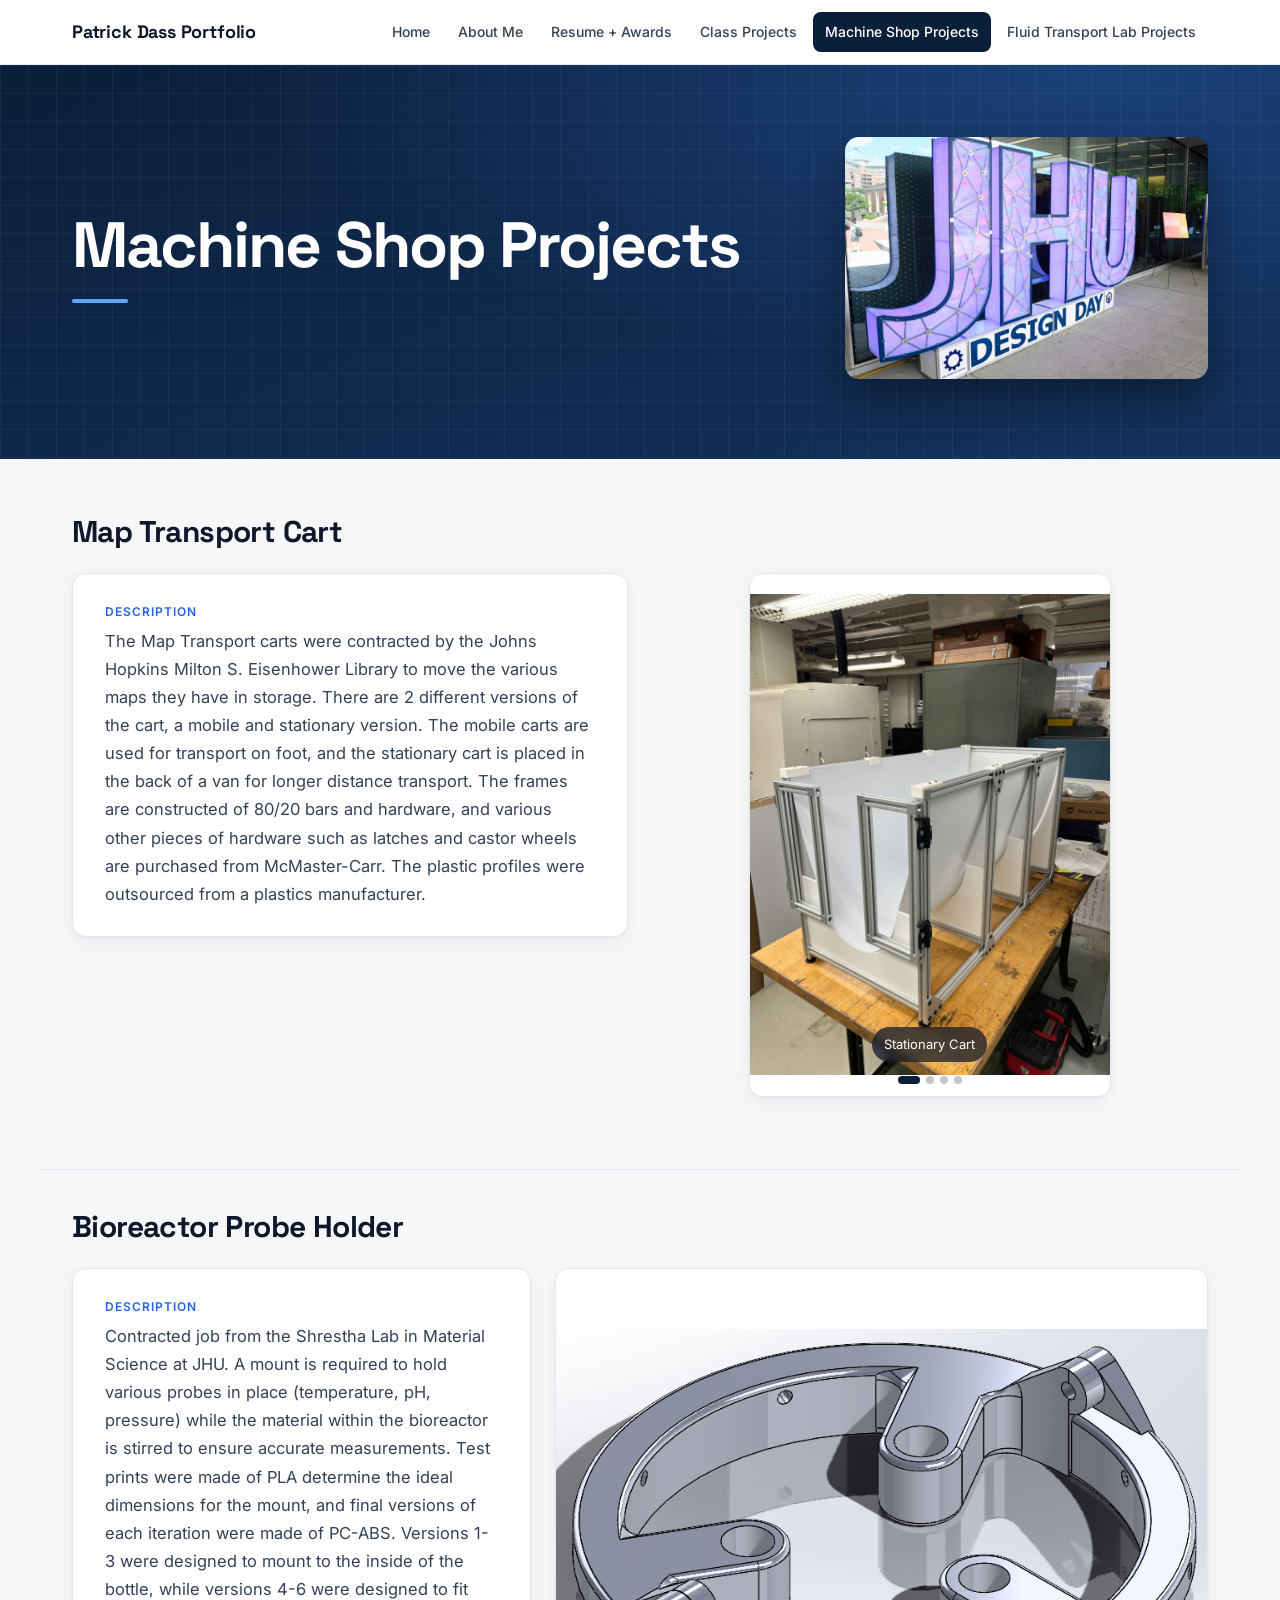
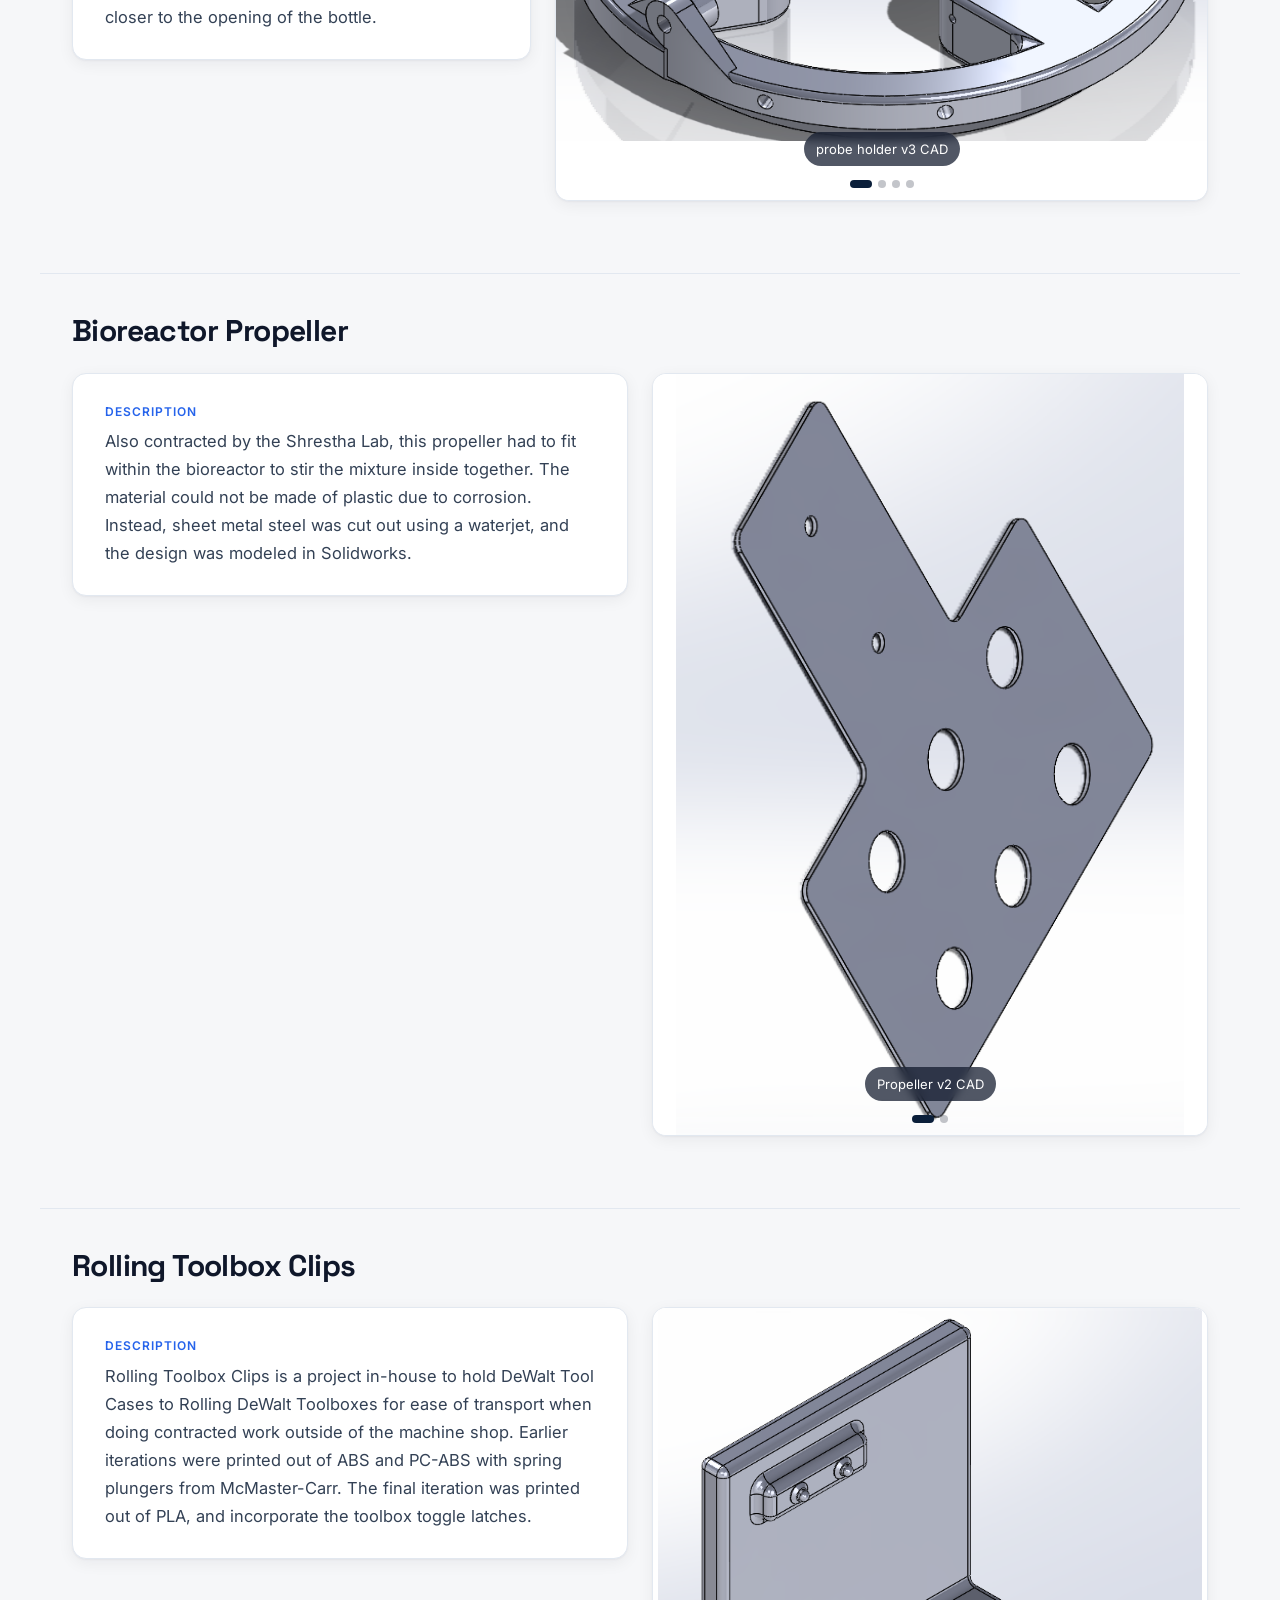
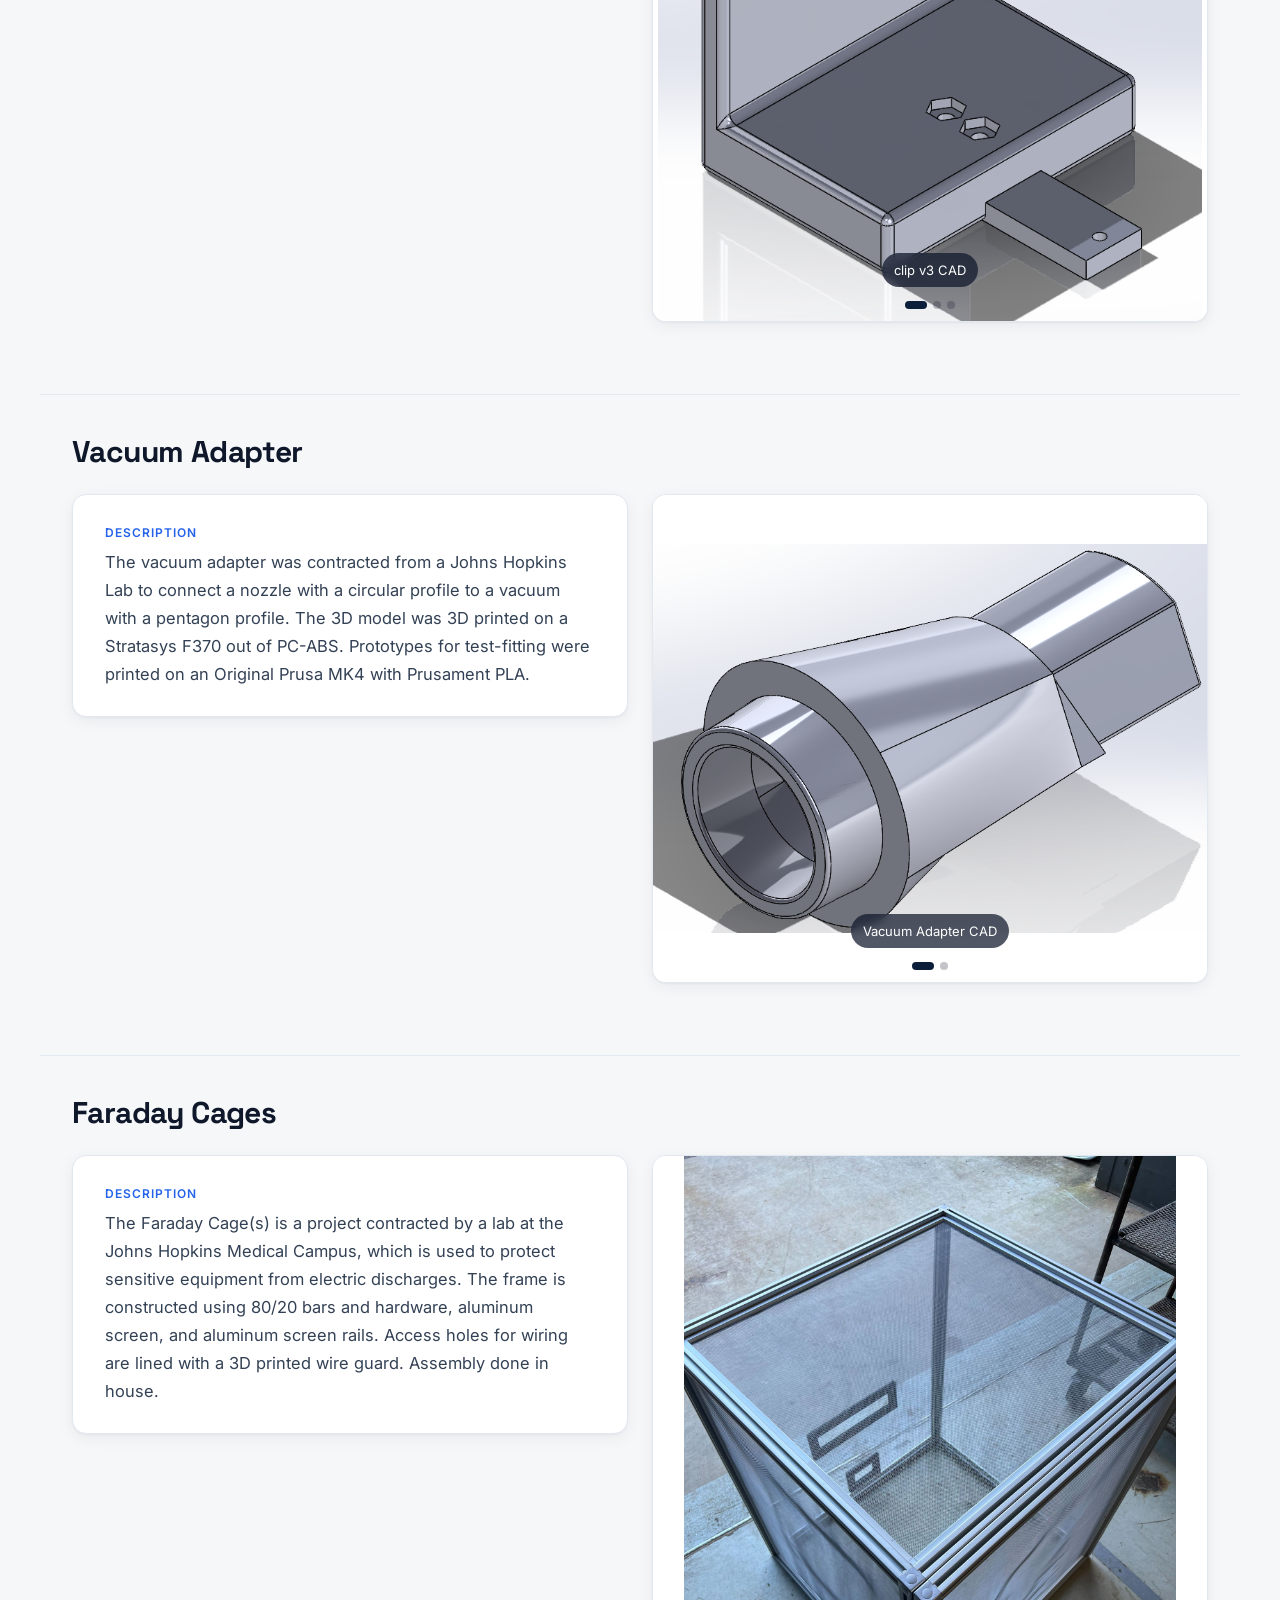
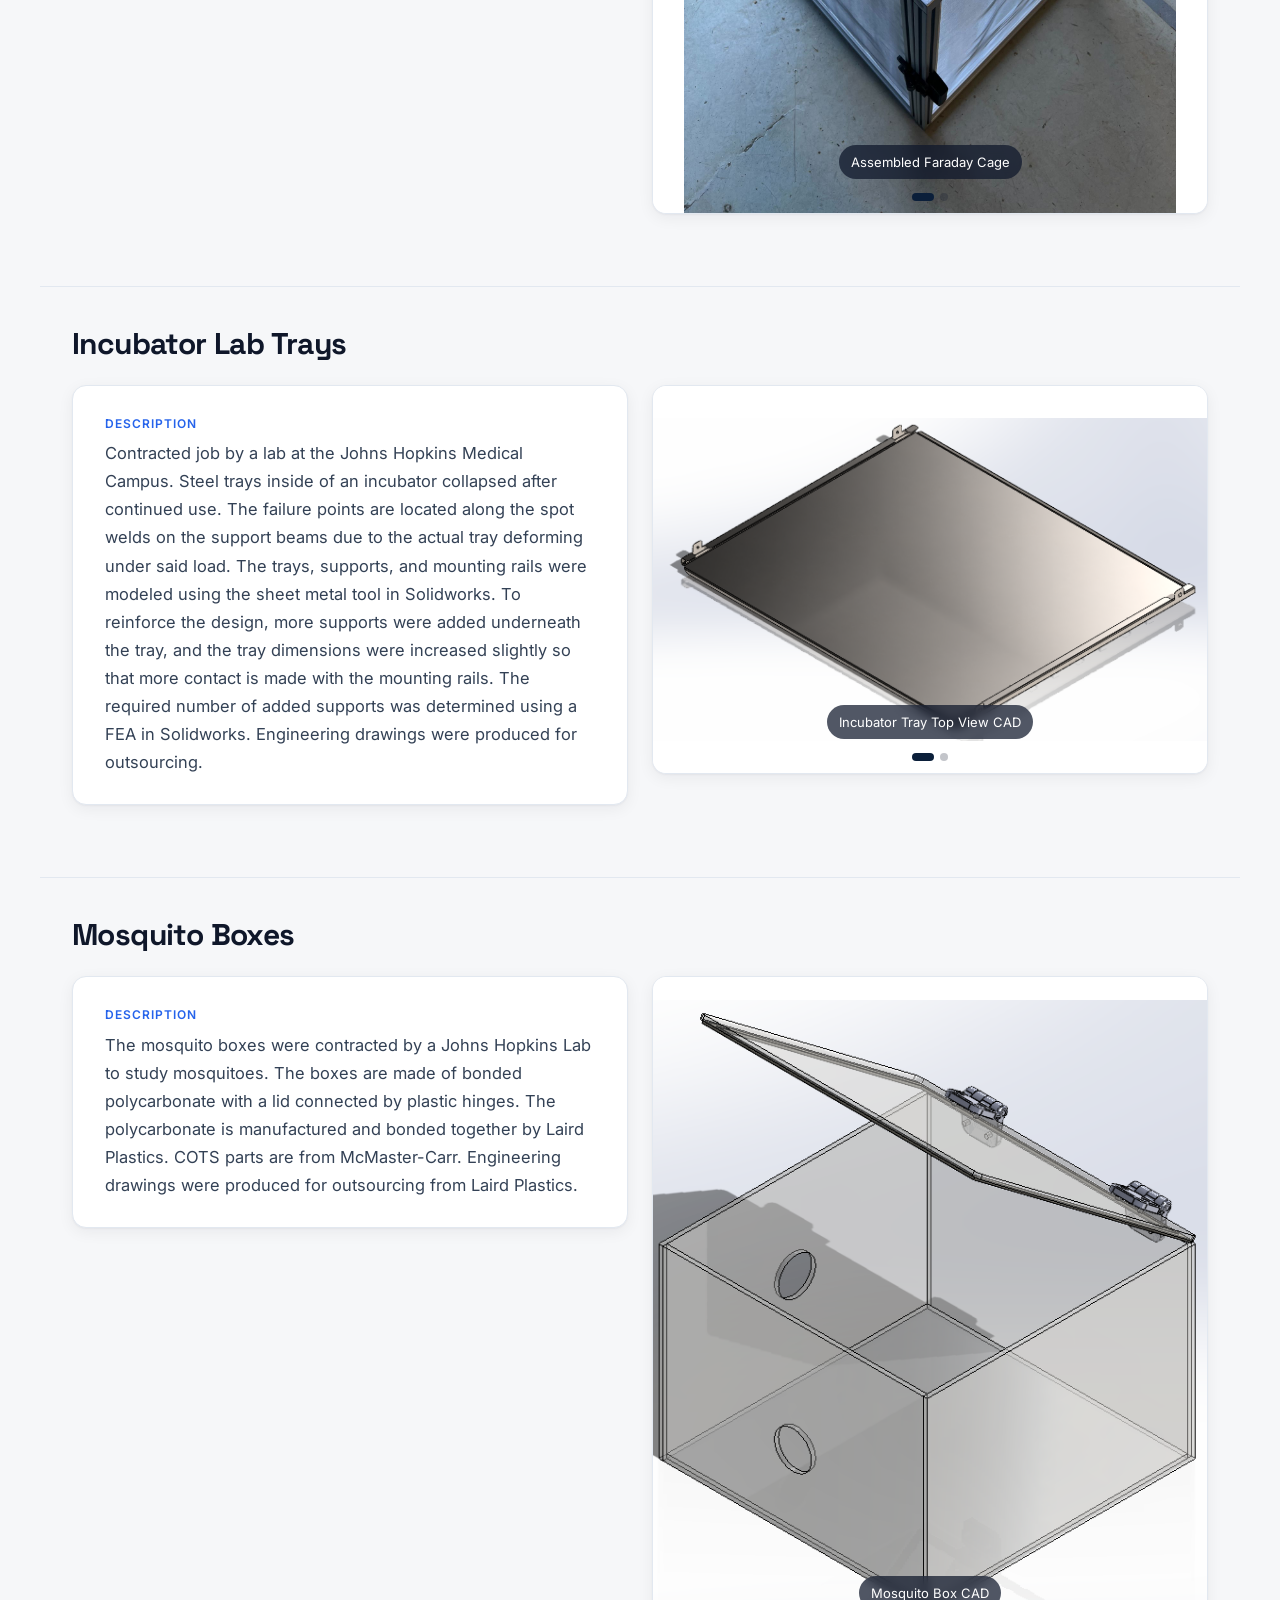
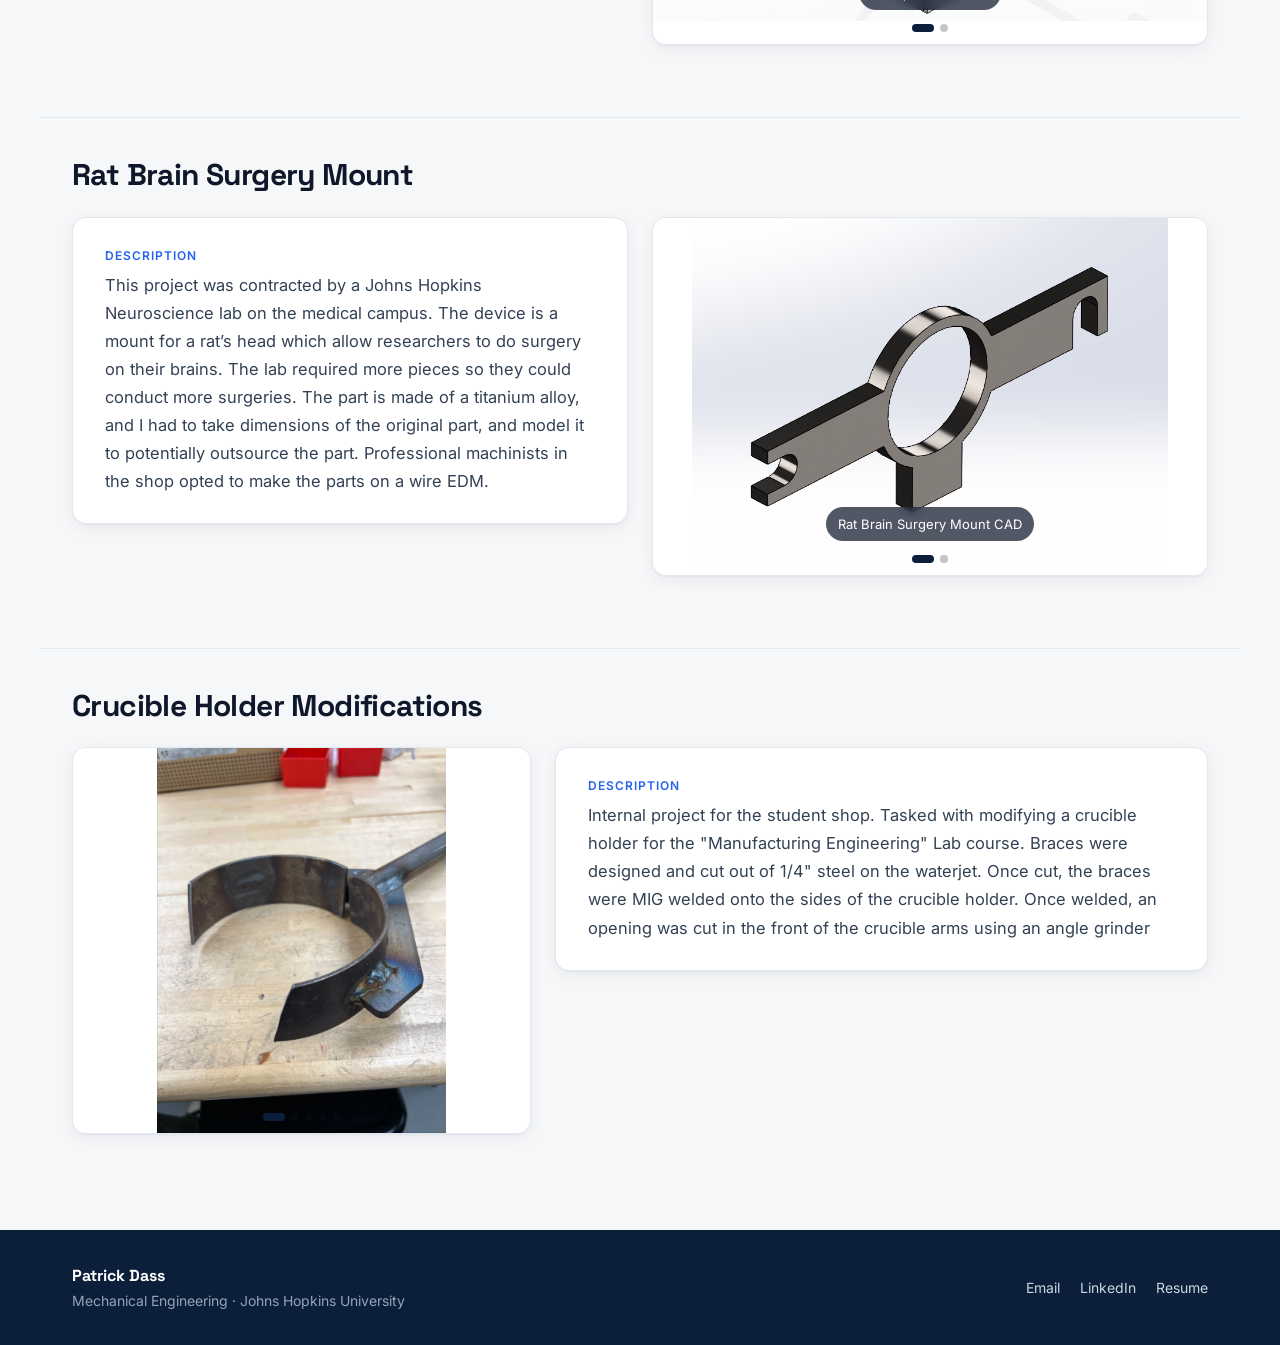
<file: machine-shop-projects.html>
<!doctype html>
<html lang="en">
<head>
<meta charset="utf-8">
<meta name="viewport" content="width=device-width, initial-scale=1">
<meta name="description" content="Mechanical engineering portfolio of Patrick Dass, Johns Hopkins University.">
<title>Patrick Dass Portfolio - Machine Shop Projects</title>
<link rel="preconnect" href="https://fonts.googleapis.com">
<link href="https://fonts.googleapis.com/css2?family=Inter:wght@400;500;600;700&family=Space+Grotesk:wght@500;700&display=swap" rel="stylesheet">
<link rel="stylesheet" href="styles.css">
</head>
<body>
<nav class="topnav"><div class="navwrap"><a class="brand" href="index.html">Patrick Dass Portfolio</a><button class="menu-btn" aria-label="Open menu" aria-expanded="false">&#9776;</button><ul><li><a href="index.html">Home</a></li><li><a href="about-me.html">About Me</a></li><li><a href="resume-awards.html">Resume + Awards</a></li><li><a href="class-projects.html">Class Projects</a></li><li><a href="machine-shop-projects.html" aria-current="page">Machine Shop Projects</a></li><li><a href="fluid-transport-lab-projects.html">Fluid Transport Lab Projects</a></li></ul></div></nav>
<header class="hero"><div class="wrap grid">
<div class="col" style="--c:1 / span 8">
<div class="tile">
<h1 class="al-center">Machine Shop Projects</h1>
</div>
</div>
<div class="col" style="--c:9 / span 4">
<div class="tile">
<figure><img src="images/machine-shop-projects-01.jpg" alt="JHU Design Day sign"></figure>
</div>
</div>
</div></header>
<main>
<section class="wrap grid">
<div class="col" style="--c:1 / span 12">
<div class="tile card">
<h3>Map Transport Cart</h3>
</div>
</div>
</section>
<section class="wrap grid">
<div class="col" style="--c:1 / span 6">
<div class="tile card">
<p class="label">Description</p>
<p>The Map Transport carts were contracted by the Johns Hopkins Milton S. Eisenhower Library to move the various maps they have in storage. There are 2 different versions of the cart, a mobile and stationary version. The mobile carts are used for transport on foot, and the stationary cart is placed in the back of a van for longer distance transport. The frames are constructed of 80/20 bars and hardware, and various other pieces of hardware such as latches and castor wheels are purchased from McMaster-Carr. The plastic profiles were outsourced from a plastics manufacturer.</p>
</div>
</div>
<div class="col" style="--c:8 / span 4">
<div class="tile card">
<div class="carousel" style="aspect-ratio:0.691489 / 1"><figure class="slide active"><img loading="lazy" src="images/machine-shop-projects-02.jpg" alt="Stationary Cart"><figcaption>Stationary Cart</figcaption></figure><figure class="slide"><img loading="lazy" src="images/machine-shop-projects-03.jpg" alt="Mobile Cart"><figcaption>Mobile Cart</figcaption></figure><figure class="slide"><img loading="lazy" src="images/machine-shop-projects-04.png" alt="Stationary Cart CAD Model"><figcaption>Stationary Cart CAD Model</figcaption></figure><figure class="slide"><img loading="lazy" src="images/machine-shop-projects-05.png" alt="Mobile Cart CAD Model"><figcaption>Mobile Cart CAD Model</figcaption></figure></div>
</div>
</div>
</section>
<section class="wrap grid">
<div class="col" style="--c:1 / span 12">
<div class="tile card">
<h3>Bioreactor Probe Holder</h3>
</div>
</div>
</section>
<section class="wrap grid">
<div class="col" style="--c:1 / span 5">
<div class="tile card">
<p class="label">Description</p>
<p>Contracted job from the Shrestha Lab in Material Science at JHU. A mount is required to hold various probes in place (temperature, pH, pressure) while the material within the bioreactor is stirred to ensure accurate measurements. Test prints were made of PLA determine the ideal dimensions for the mount, and final versions of each iteration were made of PC-ABS. Versions 1-3 were designed to mount to the inside of the bottle, while versions 4-6 were designed to fit closer to the opening of the bottle.</p>
</div>
</div>
<div class="col" style="--c:6 / span 7">
<div class="tile card">
<div class="carousel" style="aspect-ratio:1.22453 / 1"><figure class="slide active"><img loading="lazy" src="images/machine-shop-projects-06.png" alt="probe holder v3 CAD"><figcaption>probe holder v3 CAD</figcaption></figure><figure class="slide"><img loading="lazy" src="images/machine-shop-projects-07.jpg" alt="probe holder v3"><figcaption>probe holder v3</figcaption></figure><figure class="slide"><img loading="lazy" src="images/machine-shop-projects-08.png" alt="probe holder v6 CAD"><figcaption>probe holder v6 CAD</figcaption></figure><figure class="slide"><img loading="lazy" src="images/machine-shop-projects-09.jpg" alt="probe holder v6"><figcaption>probe holder v6</figcaption></figure></div>
</div>
</div>
</section>
<section class="wrap grid">
<div class="col" style="--c:1 / span 12">
<div class="tile card">
<h3>Bioreactor Propeller</h3>
</div>
</div>
</section>
<section class="wrap grid">
<div class="col" style="--c:1 / span 6">
<div class="tile card">
<p class="label">Description</p>
<p>Also contracted by the Shrestha Lab, this propeller had to fit within the bioreactor to stir the mixture inside together. The material could not be made of plastic due to corrosion. Instead, sheet metal steel was cut out using a waterjet, and the design was modeled in Solidworks.</p>
</div>
</div>
<div class="col" style="--c:7 / span 6">
<div class="tile card">
<div class="carousel" style="aspect-ratio:0.728054 / 1"><figure class="slide active"><img loading="lazy" src="images/machine-shop-projects-10.png" alt="Propeller v2 CAD"><figcaption>Propeller v2 CAD</figcaption></figure><figure class="slide"><img loading="lazy" src="images/machine-shop-projects-11.jpg" alt="Propeller v1"><figcaption>Propeller v1</figcaption></figure></div>
</div>
</div>
</section>
<section class="wrap grid">
<div class="col" style="--c:1 / span 12">
<div class="tile card">
<h3>Rolling Toolbox Clips</h3>
</div>
</div>
</section>
<section class="wrap grid">
<div class="col" style="--c:1 / span 6">
<div class="tile card">
<p class="label">Description</p>
<p>Rolling Toolbox Clips is a project in-house to hold DeWalt Tool Cases to Rolling DeWalt Toolboxes for ease of transport when doing contracted work outside of the machine shop. Earlier iterations were printed out of ABS and PC-ABS with spring plungers from McMaster-Carr. The final iteration was printed out of PLA, and incorporate the toolbox toggle latches.</p>
</div>
</div>
<div class="col" style="--c:7 / span 6">
<div class="tile card">
<div class="carousel" style="aspect-ratio:0.903991 / 1"><figure class="slide active"><img loading="lazy" src="images/machine-shop-projects-12.png" alt="clip v3 CAD"><figcaption>clip v3 CAD</figcaption></figure><figure class="slide"><img loading="lazy" src="images/machine-shop-projects-13.png" alt="clip v5 CAD"><figcaption>clip v5 CAD</figcaption></figure><figure class="slide"><img loading="lazy" src="images/machine-shop-projects-14.jpg" alt="Clip v5"><figcaption>Clip v5</figcaption></figure></div>
</div>
</div>
</section>
<section class="wrap grid">
<div class="col" style="--c:1 / span 12">
<div class="tile card">
<h3>Vacuum Adapter</h3>
</div>
</div>
</section>
<section class="wrap grid">
<div class="col" style="--c:1 / span 6">
<div class="tile card">
<p class="label">Description</p>
<p>The vacuum adapter was contracted from a Johns Hopkins Lab to connect a nozzle with a circular profile to a vacuum with a pentagon profile. The 3D model was 3D printed on a Stratasys F370 out of PC-ABS. Prototypes for test-fitting were printed on an Original Prusa MK4 with Prusament PLA.</p>
</div>
</div>
<div class="col" style="--c:7 / span 6">
<div class="tile card">
<div class="carousel" style="aspect-ratio:1.13605 / 1"><figure class="slide active"><img loading="lazy" src="images/machine-shop-projects-15.png" alt="Vacuum Adapter CAD"><figcaption>Vacuum Adapter CAD</figcaption></figure><figure class="slide"><img loading="lazy" src="images/machine-shop-projects-16.jpg" alt="Vacuum Adapter"><figcaption>Vacuum Adapter</figcaption></figure></div>
</div>
</div>
</section>
<section class="wrap grid">
<div class="col" style="--c:1 / span 12">
<div class="tile card">
<h3>Faraday Cages</h3>
</div>
</div>
</section>
<section class="wrap grid">
<div class="col" style="--c:1 / span 6">
<div class="tile card">
<p class="label">Description</p>
<p>The Faraday Cage(s) is a project contracted by a lab at the Johns Hopkins Medical Campus, which is used to protect sensitive equipment from electric discharges. The frame is constructed using 80/20 bars and hardware, aluminum screen, and aluminum screen rails. Access holes for wiring are lined with a 3D printed wire guard. Assembly done in house.</p>
</div>
</div>
<div class="col" style="--c:7 / span 6">
<div class="tile card">
<div class="carousel" style="aspect-ratio:0.843434 / 1"><figure class="slide active"><img loading="lazy" src="images/machine-shop-projects-17.jpg" alt="Assembled Faraday Cage"><figcaption>Assembled Faraday Cage</figcaption></figure><figure class="slide"><img loading="lazy" src="images/machine-shop-projects-18.png" alt="Faraday Cage Wire Guard CAD"><figcaption>Faraday Cage Wire Guard CAD</figcaption></figure></div>
</div>
</div>
</section>
<section class="wrap grid">
<div class="col" style="--c:1 / span 12">
<div class="tile card">
<h3>Incubator Lab Trays</h3>
</div>
</div>
</section>
<section class="wrap grid">
<div class="col" style="--c:1 / span 6">
<div class="tile card">
<p class="label">Description</p>
<p>Contracted job by a lab at the Johns Hopkins Medical Campus. Steel trays inside of an incubator collapsed after continued use. The failure points are located along the spot welds on the support beams due to the actual tray deforming under said load. The trays, supports, and mounting rails were modeled using the sheet metal tool in Solidworks. To reinforce the design, more supports were added underneath the tray, and the tray dimensions were increased slightly so that more contact is made with the mounting rails. The required number of added supports was determined using a FEA in Solidworks. Engineering drawings were produced for outsourcing.</p>
</div>
</div>
<div class="col" style="--c:7 / span 6">
<div class="tile card">
<div class="carousel" style="aspect-ratio:1.43143 / 1"><figure class="slide active"><img loading="lazy" src="images/machine-shop-projects-19.png" alt="Incubator Tray Top View CAD"><figcaption>Incubator Tray Top View CAD</figcaption></figure><figure class="slide"><img loading="lazy" src="images/machine-shop-projects-20.png" alt="Incubator Tray Bottom View CAD"><figcaption>Incubator Tray Bottom View CAD</figcaption></figure></div>
</div>
</div>
</section>
<section class="wrap grid">
<div class="col" style="--c:1 / span 12">
<div class="tile card">
<h3>Mosquito Boxes</h3>
</div>
</div>
</section>
<section class="wrap grid">
<div class="col" style="--c:1 / span 6">
<div class="tile card">
<p class="label">Description</p>
<p>The mosquito boxes were contracted by a Johns Hopkins Lab to study mosquitoes. The boxes are made of bonded polycarbonate with a lid connected by plastic hinges. The polycarbonate is manufactured and bonded together by Laird Plastics. COTS parts are from McMaster-Carr. Engineering drawings were produced for outsourcing from Laird Plastics.</p>
</div>
</div>
<div class="col" style="--c:7 / span 6">
<div class="tile card">
<div class="carousel" style="aspect-ratio:0.830846 / 1"><figure class="slide active"><img loading="lazy" src="images/machine-shop-projects-21.png" alt="Mosquito Box CAD"><figcaption>Mosquito Box CAD</figcaption></figure><figure class="slide"><img loading="lazy" src="images/machine-shop-projects-22.jpg" alt="Mosquito Box CAD Drawing"><figcaption>Mosquito Box CAD Drawing</figcaption></figure></div>
</div>
</div>
</section>
<section class="wrap grid">
<div class="col" style="--c:1 / span 12">
<div class="tile card">
<h3>Rat Brain Surgery Mount</h3>
</div>
</div>
</section>
<section class="wrap grid">
<div class="col" style="--c:1 / span 6">
<div class="tile card">
<p class="label">Description</p>
<p>This project was contracted by a Johns Hopkins Neuroscience lab on the medical campus. The device is a mount for a rat’s head which allow researchers to do surgery on their brains. The lab required more pieces so they could conduct more surgeries. The part is made of a titanium alloy, and I had to take dimensions of the original part, and model it to potentially outsource the part. Professional machinists in the shop opted to make the parts on a wire EDM.</p>
</div>
</div>
<div class="col" style="--c:7 / span 6">
<div class="tile card">
<div class="carousel" style="aspect-ratio:1.55192 / 1"><figure class="slide active"><img loading="lazy" src="images/machine-shop-projects-23.png" alt="Rat Brain Surgery Mount CAD"><figcaption>Rat Brain Surgery Mount CAD</figcaption></figure><figure class="slide"><img loading="lazy" src="images/machine-shop-projects-24.jpg" alt="Rat Brain Surgery Mount CAD Drawing"><figcaption>Rat Brain Surgery Mount CAD Drawing</figcaption></figure></div>
</div>
</div>
</section>
<section class="wrap grid">
<div class="col" style="--c:1 / span 12">
<div class="tile card">
<h3>Crucible Holder Modifications</h3>
</div>
</div>
</section>
<section class="wrap grid">
<div class="col" style="--c:1 / span 5">
<div class="tile card">
<div class="carousel" style="aspect-ratio:1.1875 / 1"><figure class="slide active"><img loading="lazy" src="images/machine-shop-projects-25.jpg" alt="Crucible holder modification photo 1"></figure><figure class="slide"><img loading="lazy" src="images/machine-shop-projects-26.jpg" alt="Crucible holder modification photo 2"></figure><figure class="slide"><img loading="lazy" src="images/machine-shop-projects-27.jpg" alt="Crucible holder modification photo 3"></figure><figure class="slide"><img loading="lazy" src="images/machine-shop-projects-28.jpg" alt="Crucible holder modification photo 4"></figure><figure class="slide"><img loading="lazy" src="images/machine-shop-projects-29.jpg" alt="Crucible holder modification photo 5"></figure></div>
</div>
</div>
<div class="col" style="--c:6 / span 7">
<div class="tile card">
<p class="label">Description</p>
<p>Internal project for the student shop. Tasked with modifying a crucible holder for the "Manufacturing Engineering" Lab course. Braces were designed and cut out of 1/4" steel on the waterjet. Once cut, the braces were MIG welded onto the sides of the crucible holder. Once welded, an opening was cut in the front of the crucible arms using an angle grinder</p>
</div>
</div>
</section>
</main>
<footer class="site-footer"><div class="wrap"><div><strong>Patrick Dass</strong><br>Mechanical Engineering &middot; Johns Hopkins University</div><nav aria-label="Contact"><a href="mailto:dasspatrick076@gmail.com">Email</a><a href="https://www.linkedin.com/in/patrick-dass" target="_blank" rel="noopener">LinkedIn</a><a href="resume-awards.html">Resume</a></nav></div></footer>
<script src="script.js"></script>
</body>
</html>
</file>
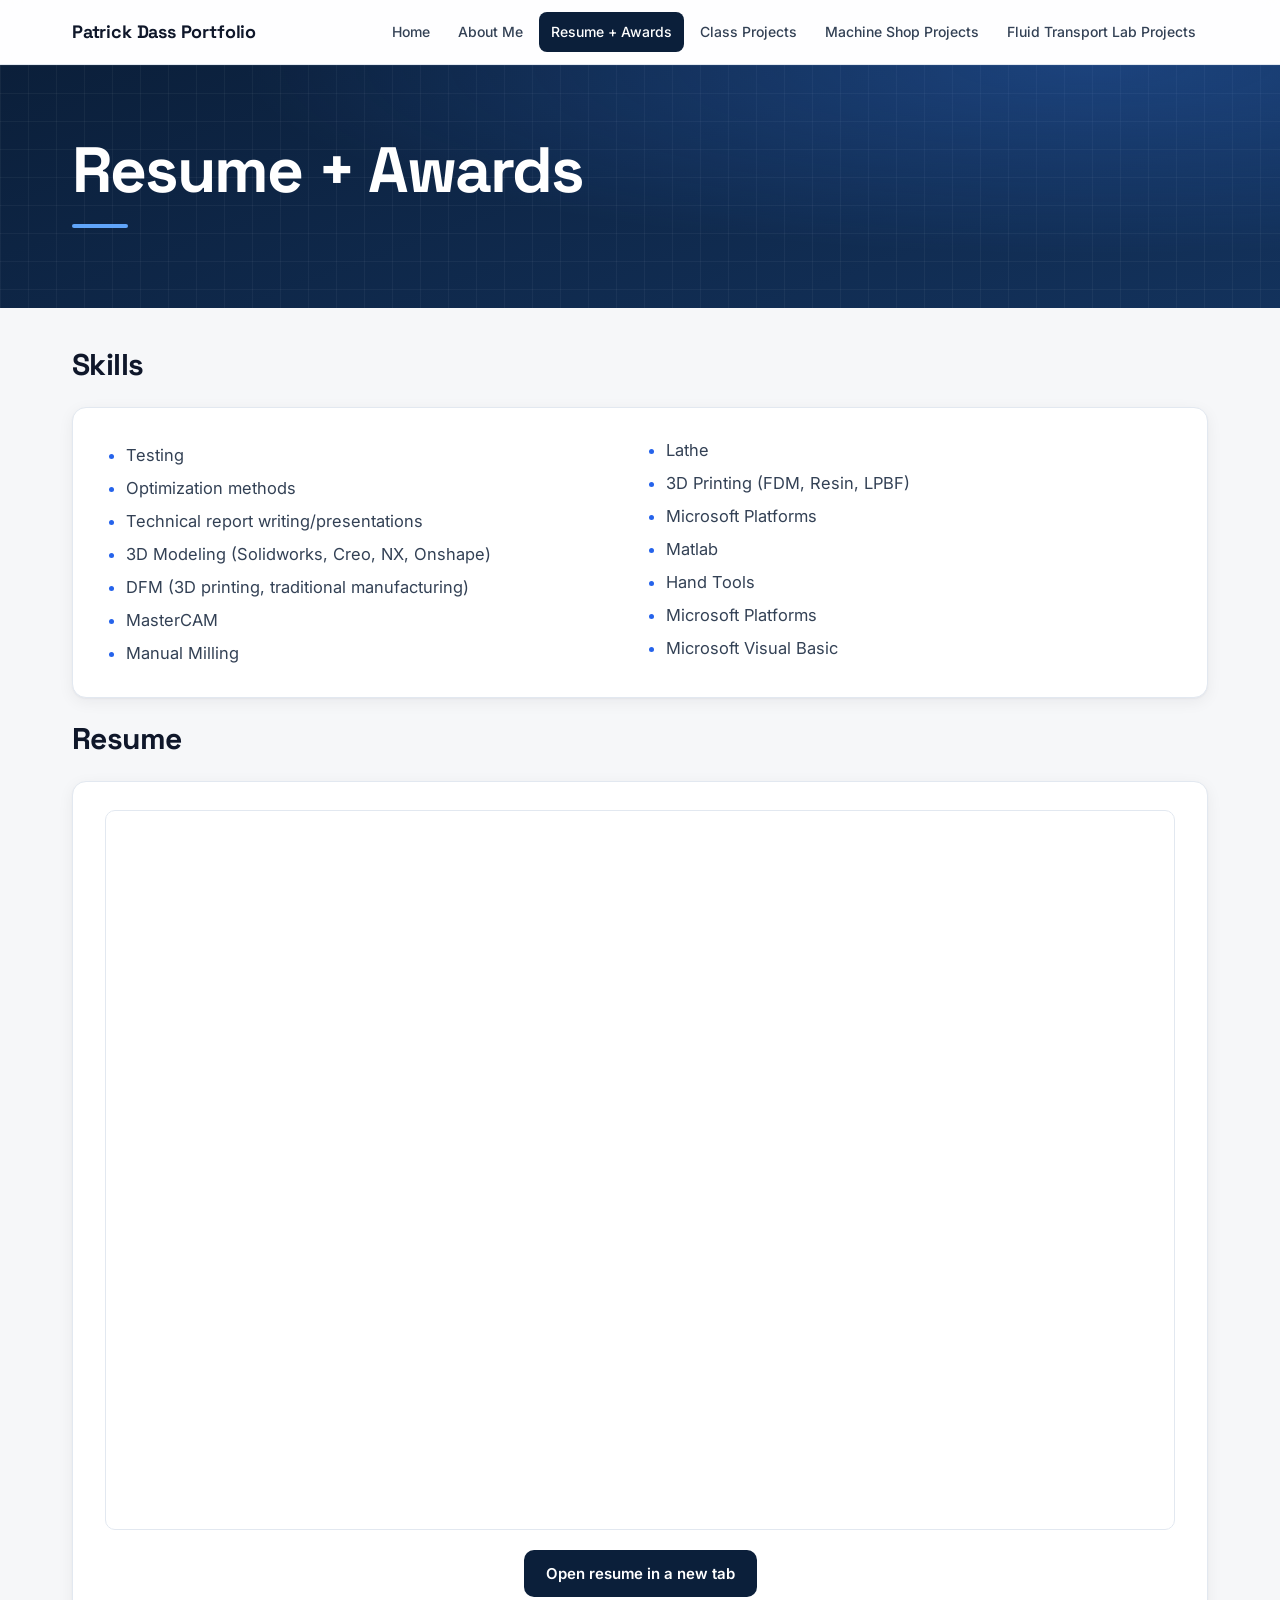
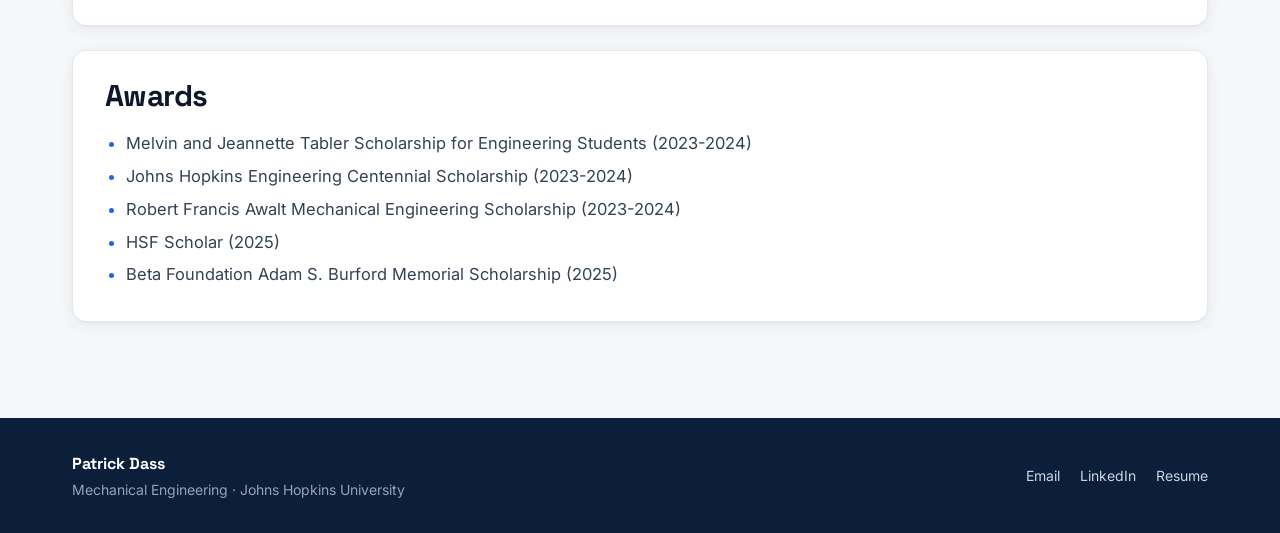
<file: resume-awards.html>
<!doctype html>
<html lang="en">
<head>
<meta charset="utf-8">
<meta name="viewport" content="width=device-width, initial-scale=1">
<meta name="description" content="Mechanical engineering portfolio of Patrick Dass, Johns Hopkins University.">
<title>Patrick Dass Portfolio - Resume + Awards</title>
<link rel="preconnect" href="https://fonts.googleapis.com">
<link href="https://fonts.googleapis.com/css2?family=Inter:wght@400;500;600;700&family=Space+Grotesk:wght@500;700&display=swap" rel="stylesheet">
<link rel="stylesheet" href="styles.css">
</head>
<body>
<nav class="topnav"><div class="navwrap"><a class="brand" href="index.html">Patrick Dass Portfolio</a><button class="menu-btn" aria-label="Open menu" aria-expanded="false">&#9776;</button><ul><li><a href="index.html">Home</a></li><li><a href="about-me.html">About Me</a></li><li><a href="resume-awards.html" aria-current="page">Resume + Awards</a></li><li><a href="class-projects.html">Class Projects</a></li><li><a href="machine-shop-projects.html">Machine Shop Projects</a></li><li><a href="fluid-transport-lab-projects.html">Fluid Transport Lab Projects</a></li></ul></div></nav>
<header class="hero"><div class="wrap grid">
<div class="col" style="--c:3 / span 8">
<div class="tile">
<h1 class="al-center">Resume + Awards</h1>
</div>
</div>
</div></header>
<main>
<section class="wrap grid">
<div class="col" style="--c:1 / span 12">
<div class="tile card">
<h3>Skills</h3>
</div>
<div class="tile card">
<ul class="cols"><li>Testing</li><li>Optimization methods</li><li>Technical report writing/presentations</li><li>3D Modeling (Solidworks, Creo, NX, Onshape)</li><li>DFM (3D printing, traditional manufacturing)</li><li>MasterCAM</li><li>Manual Milling</li><li>Lathe</li><li>3D Printing (FDM, Resin, LPBF)</li><li>Microsoft Platforms</li><li>Matlab</li><li>Hand Tools</li><li>Microsoft Platforms</li><li>Microsoft Visual Basic</li></ul>
</div>
</div>
</section>
<section class="wrap grid">
<div class="col" style="--c:1 / span 12">
<div class="tile card">
<h3>Resume</h3>
</div>
<div class="tile card">
<div class="embed doc"><iframe src="https://docs.google.com/document/d/1MQsnf09vCwnPqBncNec7TgFjRxDQXPD7X-0AqAXMtfs/preview" title="Patrick Dass resume" loading="lazy"></iframe></div>
<p class="al-center"><a class="btn" href="https://docs.google.com/document/d/1MQsnf09vCwnPqBncNec7TgFjRxDQXPD7X-0AqAXMtfs/view" target="_blank" rel="noopener">Open resume in a new tab</a></p>
</div>
</div>
</section>
<section class="wrap grid">
<div class="col" style="--c:1 / span 12">
<div class="tile card">
<h3>Awards</h3>
<ul><li>Melvin and Jeannette Tabler Scholarship for Engineering Students (2023-2024)</li><li>Johns Hopkins Engineering Centennial Scholarship (2023-2024)</li><li>Robert Francis Awalt Mechanical Engineering Scholarship (2023-2024)</li><li>HSF Scholar (2025)</li><li>Beta Foundation Adam S. Burford Memorial Scholarship (2025)</li></ul>
</div>
</div>
</section>
</main>
<footer class="site-footer"><div class="wrap"><div><strong>Patrick Dass</strong><br>Mechanical Engineering &middot; Johns Hopkins University</div><nav aria-label="Contact"><a href="mailto:dasspatrick076@gmail.com">Email</a><a href="https://www.linkedin.com/in/patrick-dass" target="_blank" rel="noopener">LinkedIn</a><a href="resume-awards.html">Resume</a></nav></div></footer>
<script src="script.js"></script>
</body>
</html>
</file>
<file: styles.css>
/* =========================================================
   Patrick Dass — Portfolio
   ========================================================= */
:root {
  --bg: #f6f7f9;
  --surface: #ffffff;
  --ink: #0f172a;
  --body: #334155;
  --muted: #64748b;
  --line: #e2e8f0;
  --navy: #0b1f3a;
  --navy-2: #13325c;
  --accent: #2563eb;
  --accent-soft: #dbeafe;
  --radius: 14px;
  --shadow: 0 1px 2px rgba(15, 23, 42, 0.04), 0 4px 16px rgba(15, 23, 42, 0.06);
  --gap: 24px;
  --font: "Inter", system-ui, -apple-system, "Segoe UI", Roboto, Arial, sans-serif;
  --display: "Space Grotesk", var(--font);
}

* { box-sizing: border-box; }
html { scroll-behavior: smooth; -webkit-text-size-adjust: 100%; }

body {
  margin: 0;
  background: var(--bg);
  color: var(--body);
  font-family: var(--font);
  font-size: 16.5px;
  line-height: 1.7;
  -webkit-font-smoothing: antialiased;
}

img { max-width: 100%; display: block; }
a { color: var(--accent); text-underline-offset: 3px; overflow-wrap: anywhere; }
a:hover { color: #1d4ed8; }
::selection { background: var(--accent-soft); }

/* ---------- Navigation ---------- */
.topnav {
  position: sticky;
  top: 0;
  z-index: 50;
  background: rgba(255, 255, 255, 0.85);
  backdrop-filter: saturate(180%) blur(12px);
  -webkit-backdrop-filter: saturate(180%) blur(12px);
  border-bottom: 1px solid var(--line);
}
.navwrap {
  max-width: 1200px;
  margin: 0 auto;
  padding: 0 32px;
  min-height: 64px;
  display: flex;
  align-items: center;
  gap: 24px;
}
.brand {
  font-family: var(--display);
  color: var(--ink);
  text-decoration: none;
  font-weight: 700;
  font-size: 18px;
  letter-spacing: -0.01em;
  white-space: nowrap;
  margin-right: auto;
}
.brand:hover { color: var(--ink); }
.topnav ul {
  list-style: none;
  margin: 0;
  padding: 0;
  display: flex;
  gap: 4px;
}
.topnav ul a {
  display: inline-block;
  color: var(--body);
  text-decoration: none;
  font-size: 14px;
  font-weight: 500;
  padding: 8px 12px;
  border-radius: 8px;
  white-space: nowrap;
  transition: background 0.15s, color 0.15s;
}
.topnav ul a:hover { background: #f1f5f9; color: var(--ink); }
.topnav ul a[aria-current="page"] { background: var(--navy); color: #fff; }
.menu-btn {
  display: none;
  background: none;
  border: 1px solid var(--line);
  border-radius: 8px;
  color: var(--ink);
  font-size: 20px;
  line-height: 1;
  cursor: pointer;
  padding: 8px 10px;
}

/* ---------- Hero ---------- */
.hero {
  position: relative;
  color: #e2e8f0;
  padding: 72px 0 80px;
  background:
    radial-gradient(ellipse at 85% 0%, rgba(59, 130, 246, 0.28), transparent 55%),
    linear-gradient(rgba(255, 255, 255, 0.045) 1px, transparent 1px) 0 0 / 28px 28px,
    linear-gradient(90deg, rgba(255, 255, 255, 0.045) 1px, transparent 1px) 0 0 / 28px 28px,
    linear-gradient(160deg, var(--navy) 0%, var(--navy-2) 100%);
  overflow: hidden;
}
.hero .wrap { align-items: center; }
.hero .col:first-child { grid-column: 1 / span 8; }
.hero .col + .col { grid-column: 9 / span 4; }
.hero h1 {
  font-family: var(--display);
  color: #fff;
  font-weight: 700;
  font-size: clamp(36px, 5.2vw, 64px);
  line-height: 1.05;
  letter-spacing: -0.03em;
  margin: 0;
  text-align: left;
}
.hero h1::after {
  content: "";
  display: block;
  width: 56px;
  height: 4px;
  margin-top: 20px;
  border-radius: 2px;
  background: #60a5fa;
}
.hero ul {
  list-style: none;
  padding: 0;
  margin: 8px 0 0;
  font-size: 15.5px;
  display: grid;
  gap: 6px;
}
.hero li { margin: 0; padding-left: 20px; position: relative; color: #cbd5e1; }
.hero li::before {
  content: "";
  position: absolute;
  left: 0;
  top: 0.72em;
  width: 8px;
  height: 2px;
  background: #60a5fa;
}
.hero li:nth-child(-n+3) { color: #fff; font-weight: 500; }
.hero figure { margin: 0; justify-self: end; }
.hero img {
  border-radius: var(--radius);
  box-shadow: 0 20px 40px rgba(0, 0, 0, 0.35);
  max-height: 340px;
  width: auto;
  margin-left: auto;
}

/* ---------- Layout ---------- */
.wrap {
  max-width: 1200px;
  margin: 0 auto;
  padding: 0 32px;
}
.grid {
  display: grid;
  grid-template-columns: repeat(12, minmax(0, 1fr));
  gap: var(--gap);
}
main { padding: 16px 0 96px; }
main .grid { margin-top: var(--gap); }
.col {
  grid-column: var(--c, 1 / span 12);
  display: flex;
  flex-direction: column;
  gap: var(--gap);
  min-width: 0;
}
.tile { min-width: 0; }

.card {
  background: var(--surface);
  border: 1px solid var(--line);
  border-radius: var(--radius);
  box-shadow: var(--shadow);
  padding: 28px 32px;
  overflow: hidden;
}

/* A box holding only a heading becomes a section title, not a card */
.card:has(> :is(h2, h3, h4):only-child) {
  background: none;
  border: 0;
  box-shadow: none;
  padding: 0;
  overflow: visible;
}
main section:has(> .col:only-child > .tile:only-child > :is(h2, h3, h4):only-child) {
  margin-top: 72px;
  padding-top: 40px;
  border-top: 1px solid var(--line);
}
main section:first-child:has(> .col:only-child > .tile:only-child > :is(h2, h3, h4):only-child) {
  margin-top: 40px;
  border-top: 0;
  padding-top: 0;
}

/* ---------- Typography ---------- */
h2, h3, h4 {
  font-family: var(--display);
  color: var(--ink);
  font-weight: 700;
  line-height: 1.15;
  letter-spacing: -0.02em;
  margin: 0;
}
h2 { font-size: clamp(26px, 3vw, 38px); }
h3 { font-size: clamp(22px, 2.4vw, 30px); }
h4 { font-size: clamp(18px, 1.8vw, 22px); }
.card h2, .card h3, .card h4 { margin-bottom: 0.5em; }
.card :is(h2, h3, h4):last-child { margin-bottom: 0; }
h2 a, h3 a, h4 a { color: inherit; text-decoration: none; }
h2 a:hover, h3 a:hover, h4 a:hover { color: var(--accent); }
h2 a::after, h3 a::after, h4 a::after { content: " \2192"; color: var(--accent); }

p { margin: 0 0 1em; }
p:last-child { margin-bottom: 0; }
p.label {
  font-size: 12px;
  font-weight: 600;
  text-transform: uppercase;
  letter-spacing: 0.08em;
  color: var(--accent);
  margin: 1.6em 0 0.4em;
}
p.label:first-child { margin-top: 0; }

ul, ol { margin: 0; padding-left: 1.25em; }
li { margin: 0.3em 0; }
li::marker { color: var(--accent); }
ul.cols { columns: 2 240px; column-gap: 32px; }
ul.cols li { break-inside: avoid; }
.al-center { text-align: center; }
.al-right { text-align: right; }
/* Body copy reads better left-aligned; keep centering only for buttons */
:is(.card, .tile) :is(h2, h3, h4, p:not(:has(.btn))).al-center { text-align: left; }

/* Short caption-only boxes (e.g. "Sterling Engine") */
.card:has(> p:only-child):not(:has(> p:only-child > *)) { padding: 14px 20px; }

/* ---------- Images ---------- */
figure { margin: 0; }
figure img { width: 100%; height: auto; }
figcaption {
  font-size: 13.5px;
  color: var(--muted);
  text-align: center;
  padding: 12px 16px 14px;
}
.card:has(> figure:only-child) { padding: 0; }

/* ---------- Carousel ---------- */
.card:has(> .carousel:only-child) { padding: 0; }
.carousel {
  position: relative;
  overflow: hidden;
  background: #fff;
  width: 100%;
  outline: none;
}
.carousel:focus-visible { box-shadow: inset 0 0 0 3px var(--accent); }
.carousel .slide {
  position: absolute;
  inset: 0;
  opacity: 0;
  transition: opacity 0.45s ease;
  pointer-events: none;
}
.carousel .slide.active { opacity: 1; pointer-events: auto; }
.carousel .slide img { width: 100%; height: 100%; object-fit: contain; }
.carousel figcaption {
  position: absolute;
  left: 12px;
  right: 12px;
  bottom: 34px;
  margin: 0 auto;
  width: fit-content;
  max-width: calc(100% - 24px);
  padding: 6px 12px;
  border-radius: 999px;
  color: #fff;
  font-size: 13px;
  background: rgba(15, 23, 42, 0.72);
  backdrop-filter: blur(4px);
}
.carousel .prev, .carousel .next {
  position: absolute;
  top: 50%;
  transform: translateY(-50%);
  width: 38px;
  height: 38px;
  border-radius: 50%;
  border: 1px solid var(--line);
  background: rgba(255, 255, 255, 0.92);
  color: var(--ink);
  font-size: 24px;
  line-height: 1;
  padding: 0 0 3px;
  cursor: pointer;
  z-index: 2;
  box-shadow: 0 2px 8px rgba(15, 23, 42, 0.15);
  opacity: 0;
  transition: opacity 0.2s, background 0.15s;
}
.carousel:hover .prev, .carousel:hover .next,
.carousel:focus-within .prev, .carousel:focus-within .next { opacity: 1; }
.carousel .prev { left: 12px; }
.carousel .next { right: 12px; }
.carousel .prev:hover, .carousel .next:hover { background: #fff; }
.carousel .dots {
  position: absolute;
  bottom: 12px;
  left: 0;
  right: 0;
  display: flex;
  justify-content: center;
  gap: 6px;
  z-index: 2;
}
.carousel .dots button {
  width: 8px;
  height: 8px;
  padding: 0;
  border-radius: 999px;
  border: 0;
  background: rgba(15, 23, 42, 0.25);
  cursor: pointer;
  transition: width 0.2s, background 0.2s;
}
.carousel .dots button[aria-current="true"] { width: 22px; background: var(--navy); }
@media (hover: none) {
  .carousel .prev, .carousel .next { opacity: 1; }
}

/* ---------- Embeds & buttons ---------- */
.embed { width: 100%; border-radius: 10px; overflow: hidden; border: 1px solid var(--line); }
.embed iframe { width: 100%; height: 100%; border: 0; display: block; }
.embed.doc { height: 80vh; max-height: 1000px; min-height: 480px; }
.btn {
  display: inline-block;
  margin-top: 20px;
  padding: 11px 22px;
  background: var(--navy);
  color: #fff;
  text-decoration: none;
  border-radius: 10px;
  font-weight: 600;
  font-size: 15px;
  transition: background 0.15s;
}
.btn:hover { background: var(--navy-2); color: #fff; }

/* ---------- Footer ---------- */
.site-footer {
  background: var(--navy);
  color: #94a3b8;
  font-size: 14px;
}
.site-footer .wrap {
  display: flex;
  flex-wrap: wrap;
  gap: 12px 32px;
  align-items: center;
  justify-content: space-between;
  padding-top: 32px;
  padding-bottom: 32px;
}
.site-footer strong { color: #fff; font-family: var(--display); font-size: 16px; }
.site-footer nav { display: flex; gap: 20px; flex-wrap: wrap; }
.site-footer a { color: #cbd5e1; text-decoration: none; }
.site-footer a:hover { color: #fff; }

/* ---------- Responsive ---------- */
@media (max-width: 1100px) {
  .menu-btn { display: block; }
  .navwrap { flex-wrap: wrap; }
  .topnav ul {
    display: none;
    width: 100%;
    flex-direction: column;
    padding: 0 0 12px;
  }
  .topnav.open ul { display: flex; }
  .topnav ul a { display: block; padding: 10px 12px; }
}

@media (max-width: 900px) {
  .navwrap, .wrap { padding-left: 16px; padding-right: 16px; }
  .col, .hero .col:first-child, .hero .col + .col { grid-column: 1 / -1; }
  .hero { padding: 48px 0 56px; }
  .hero figure { justify-self: start; }
  .hero img { max-height: 220px; margin-left: 0; }
  .card { padding: 22px 20px; }
  main section:has(> .col:only-child > .tile:only-child > :is(h2, h3, h4):only-child) {
    margin-top: 48px;
    padding-top: 32px;
  }
}

@media (prefers-reduced-motion: reduce) {
  * { transition: none !important; scroll-behavior: auto !important; }
}
</file>
